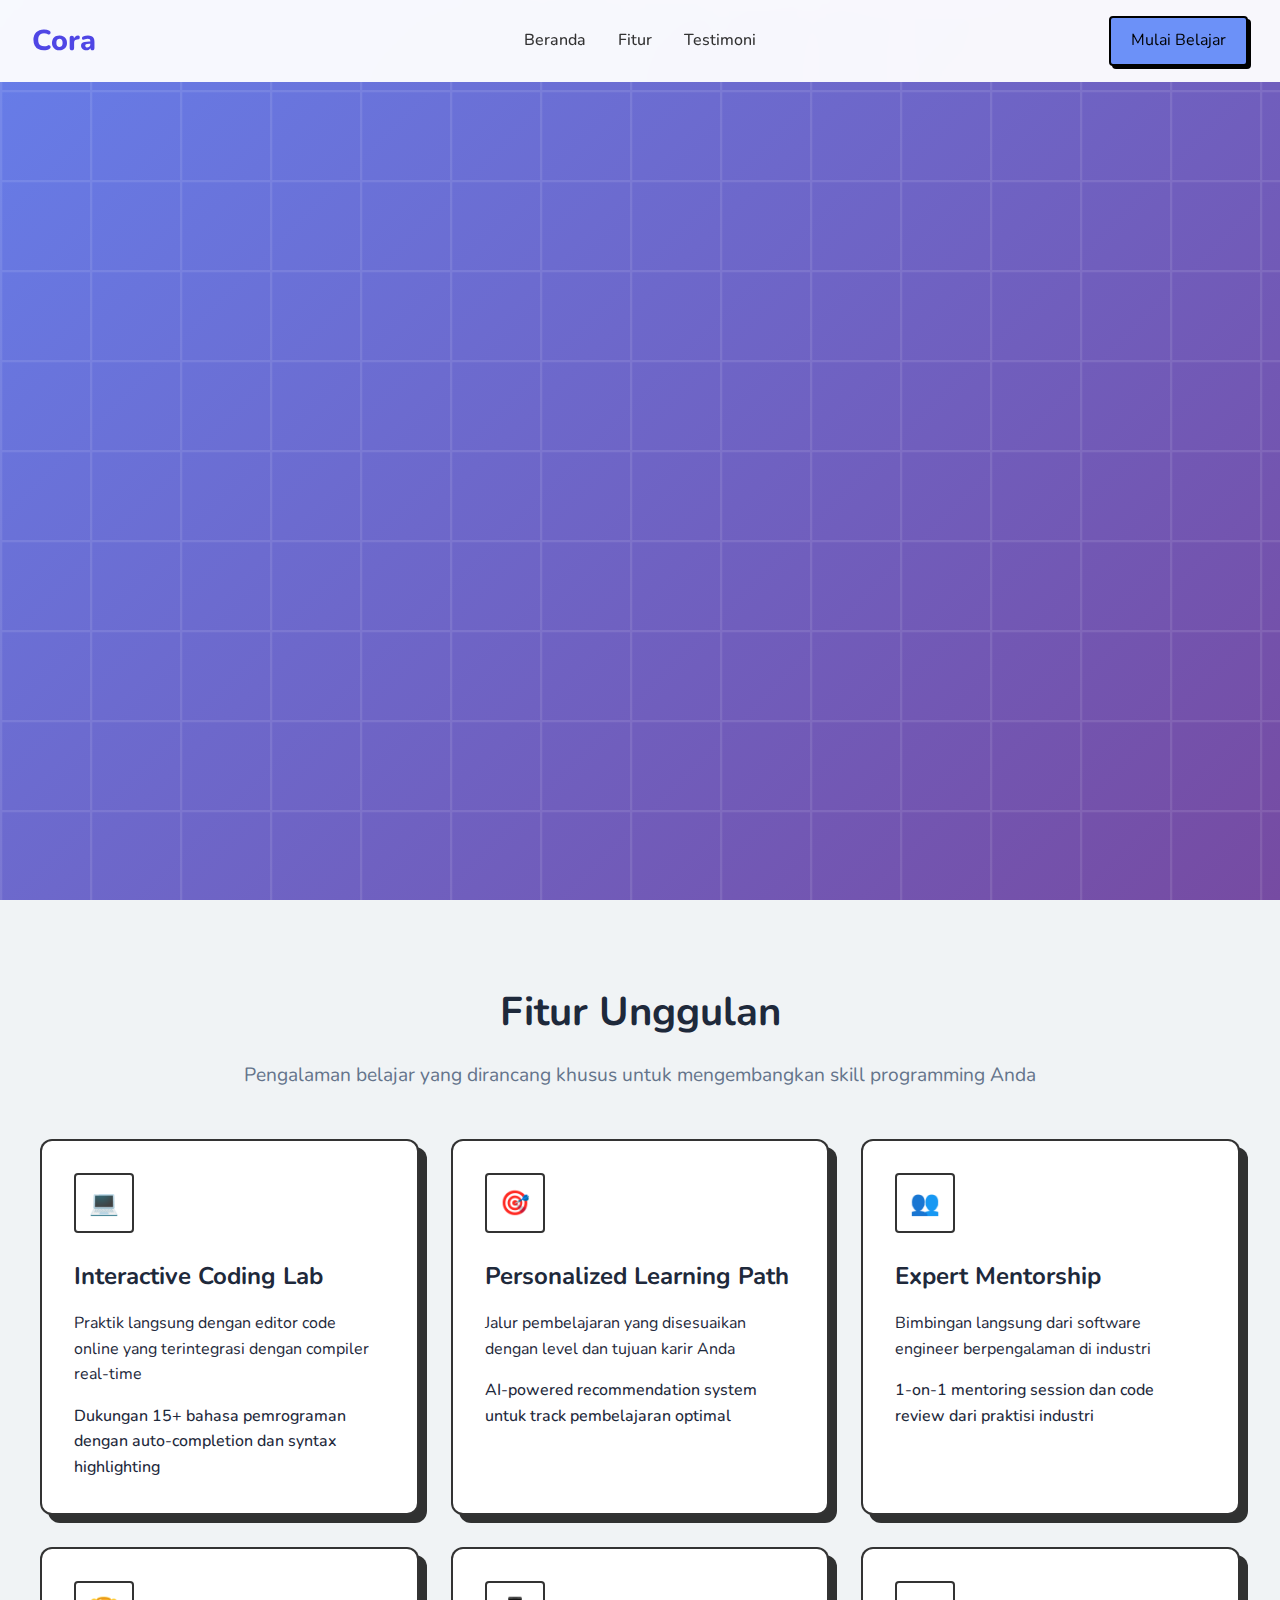
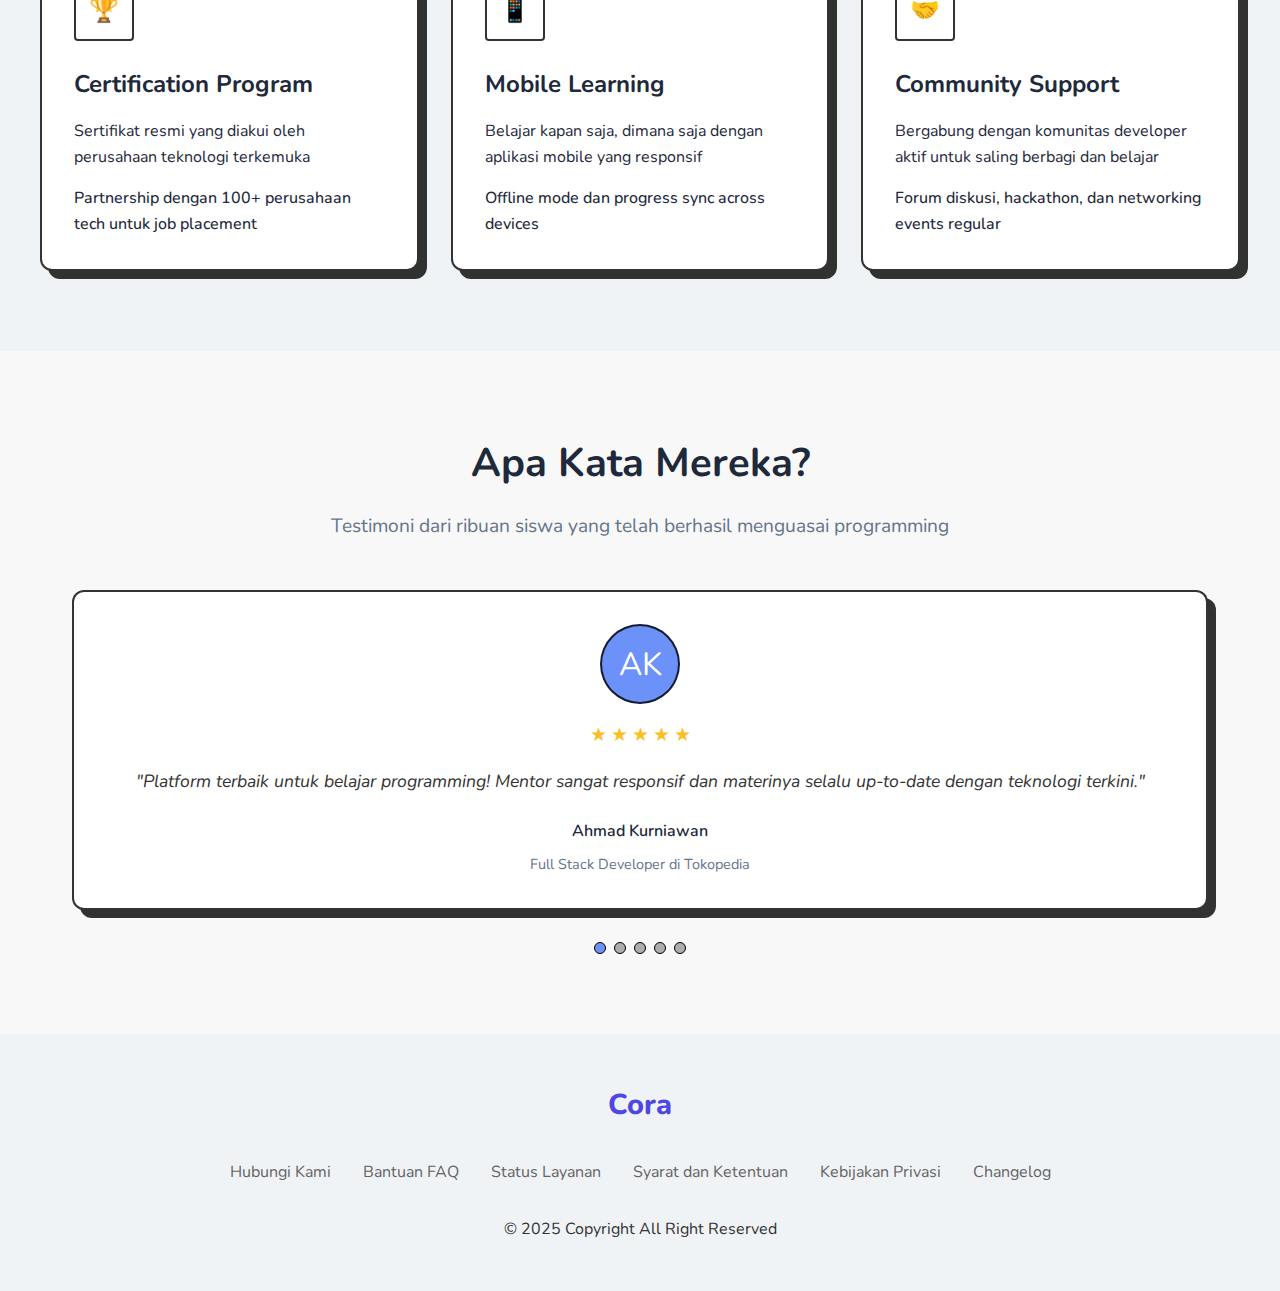
<file: index.html>
<!DOCTYPE html>
<html lang="id">
<head>
    <meta charset="UTF-8">
    <meta name="viewport" content="width=device-width, initial-scale=1.0">
    <title>Cora - Homepage</title>
    <link rel="preconnect" href="https://fonts.googleapis.com">
    <link rel="preconnect" href="https://fonts.gstatic.com" crossorigin>
    <link href="https://fonts.googleapis.com/css2?family=Nunito:ital,wght@0,200..1000;1,200..1000&display=swap" rel="stylesheet">
    <style>
        /* Reset & Base Styles */
        * {
            scroll-behavior: smooth;
            margin: 0;
            padding: 0;
            box-sizing: border-box;
        }

        body {
            font-family: "Nunito", sans-serif;
            line-height: 1.6;
            color: #333;
            overflow-x: hidden;
        }

        /* Navigation */
        nav {
            position: fixed;
            top: 0;
            width: 100%;
            background: rgba(255, 255, 255, 0.95);
            backdrop-filter: blur(10px);
            padding: 1rem 2rem;
            display: flex;
            justify-content: space-between;
            align-items: center;
            z-index: 1000;
            transition: all 0.3s ease;
        }

        .logo {
            font-size: 1.8rem;
            font-weight: 800;
            color: #4f46e5;
            text-decoration: none;
            flex: 1;
        }

        .nav-links {
            display: flex;
            list-style: none;
            gap: 2rem;
            justify-content: center;
            flex: 2;
            margin: 0;
        }

        .cta-button-container {
            flex: 1;
            display: flex;
            justify-content: flex-end;
        }

        .nav-links a {
            text-decoration: none;
            color: #333;
            font-weight: 500;
            transition: color 0.3s ease;
        }

        .nav-links a:hover {
            color: #4f46e5;
        }

        .cta-button {
            color: black;
            border-radius: 4px;
            background-color: #6C91F8;
            padding: 10px 20px;
            border: 2px solid black;
            box-shadow: 3px 3px 0px black;
            transform: translate(0px, 0px);
            transition: all 0.12s ease;
            text-decoration: none;
        }

        .cta-button:hover {
            box-shadow: none;
            transform: translate(3px, 3px);
        }

        /* Hero Section */
        .hero {
            min-height: 100vh;
            background: linear-gradient(135deg, #667eea 0%, #764ba2 100%);
            display: flex;
            align-items: center;
            justify-content: center;
            text-align: center;
            color: white;
            position: relative;
            overflow: hidden;
        }

        .hero::before {
            content: '';
            position: absolute;
            top: 0;
            left: 0;
            width: 100%;
            height: 100%;
            background: url('data:image/svg+xml,<svg xmlns="http://www.w3.org/2000/svg" viewBox="0 0 100 100"><defs><pattern id="grid" width="10" height="10" patternUnits="userSpaceOnUse"><path d="M 10 0 L 0 0 0 10" fill="none" stroke="rgba(255,255,255,0.1)" stroke-width="0.5"/></pattern></defs><rect width="100" height="100" fill="url(%23grid)"/></svg>');
            animation: float 20s ease-in-out infinite;
        }

        @keyframes float {
            0%, 100% { transform: translateY(0px); }
            50% { transform: translateY(-20px); }
        }

        .hero-content {
            max-width: 800px;
            padding: 2rem;
            position: relative;
            z-index: 1;
        }

        .hero h1 {
            font-size: 3.5rem;
            margin-bottom: 1rem;
            opacity: 0;
            animation: slideUp 1s ease 0.5s forwards;
        }

        .hero-subtitle {
            font-size: 1.3rem;
            margin-bottom: 2rem;
            opacity: 0;
            animation: slideUp 1s ease 0.7s forwards;
        }

        .typing-text {
            border-right: 2px solid white;
            animation: blink 1s infinite;
        }

        @keyframes blink {
            0%, 50% { border-color: transparent; }
            51%, 100% { border-color: white; }
        }

        @keyframes slideUp {
            from {
                opacity: 0;
                transform: translateY(30px);
            }
            to {
                opacity: 1;
                transform: translateY(0);
            }
        }

        .stats-container {
            display: flex;
            justify-content: center;
            gap: 3rem;
            margin: 3rem 0;
            opacity: 0;
            animation: slideUp 1s ease 0.9s forwards;
        }

        .stat-item {
            text-align: center;
        }

        .stat-number {
            font-size: 2.5rem;
            font-weight: bold;
            color: #fbbf24;
        }

        .stat-label {
            font-size: 1rem;
            margin-top: 0.5rem;
        }

        .hero-cta {
            margin-top: 2rem;
            opacity: 0;
            animation: slideUp 1s ease 1.1s forwards;
        }

        .hero-cta .cta-button-hero {
            color: black;
            border-radius: 4px;
            background-color: #6C91F8;
            border: 2px solid black;
            box-shadow: 3px 3px 0px black;
            transform: translate(0px, 0px);
            transition: all 0.12s ease;
            text-decoration: none;
            font-size: 1.2rem;
            padding: 1rem 2rem;
            margin: 0 1rem;
            display: inline-block;
        }

        .hero-cta .cta-button-hero:hover {
            box-shadow: none;
            transform: translate(3px, 3px);
        }

        .hero-cta .cta-button-hero.secondary {
            background-color: transparent;
            color: white;
            border: 2px solid white;
            box-shadow: 3px 3px 0px white;
        }

        .hero-cta .cta-button-hero.secondary:hover {
            box-shadow: none;
            transform: translate(3px, 3px);
            background-color: rgba(255, 255, 255, 0.1);
        }

        /* Features Section */
        .features {
            padding: 5rem 2rem;
            /* background: #f8fafc; */
            background: #f0f3f5;
        }

        .container {
            max-width: 1200px;
            margin: 0 auto;
        }

        .section-title {
            text-align: center;
            font-size: 2.5rem;
            margin-bottom: 1rem;
            color: #1e293b;
        }

        .section-subtitle {
            text-align: center;
            font-size: 1.2rem;
            color: #64748b;
            margin-bottom: 3rem;
        }

        .features-grid {
            display: grid;
            grid-template-columns: repeat(auto-fit, minmax(300px, 1fr));
            gap: 2rem;
            margin-top: 3rem;
        }

        .feature-card {
            border: 2px solid rgba(0, 0, 0, 0.8);
            background: white;
            padding: 2rem;
            border-radius: 12px;
            box-shadow: 8px 8px 0 rgba(0, 0, 0, 0.8);
            cursor: default;
            transition: all 0.3s ease;
            transform: translate(0px, 0px);
            display: inline-block;
        }

        .feature-card:hover {
            border: 2px solid #646464;
            background-color: #DCEBFE;
            box-shadow: none;
            transform: translate(8px, 8px);
        }

        .feature-icon {
            width: 60px;
            height: 60px;
            background: #fff;
            border-radius: 4px;
            display: flex;
            align-items: center;
            justify-content: center;
            margin-bottom: 1.5rem;
            font-size: 1.5rem;
            color: white;
            border: 2px solid rgba(0, 0, 0, 0.8);
        }

        .feature-title {
            font-size: 1.5rem;
            margin-bottom: 1rem;
            color: #1e293b;
        }

        .feature-description {
            color: #1e293b;
            margin-bottom: 1rem;
        }

        .feature-details {
            color: #1e293b;
            font-weight: 500;
        }

        /* Reviews Section */
        .reviews {
            padding: 5rem 2rem;
            background: #f8f8f8;
            color: #333;
        }

        .reviews-container {
            position: relative;
            overflow: hidden;
        }

        .testimonials-slider {
            display: flex;
            transition: transform 0.5s ease;
            width: 500%;
        }

        .testimonial-slide {
            flex: 0 0 20%;
            padding: 0 2rem;
        }

        .testimonial-card {
            background: white;
            border: 2px solid rgba(0, 0, 0, 0.8);
            border-radius: 12px;
            padding: 2rem;
            text-align: center;
            box-shadow: 8px 8px 0 rgba(0, 0, 0, 0.8);
        }

        .testimonial-avatar {
            width: 80px;
            height: 80px;
            border-radius: 50%;
            background: #6C91F8;
            margin: 0 auto 1rem;
            display: flex;
            align-items: center;
            justify-content: center;
            font-size: 2rem;
            color: white;
            border: 2px solid rgba(0, 0, 0, 0.8);
        }

        .testimonial-text {
            font-size: 1.1rem;
            margin-bottom: 1.5rem;
            font-style: italic;
            color: #333;
        }

        .testimonial-author {
            font-weight: 600;
            margin-bottom: 0.5rem;
            color: #1e293b;
        }

        .testimonial-role {
            color: #64748b;
            font-size: 0.9rem;
        }

        .rating {
            display: flex;
            justify-content: center;
            gap: 0.25rem;
            margin: 1rem 0;
        }

        .star {
            color: #fbbf24;
            font-size: 1.2rem;
        }

        .rating-detail {
            display: none;
        }

        .slider-controls {
            text-align: center;
            margin-top: 2rem;
        }

        .slider-dots {
            display: flex;
            justify-content: center;
            gap: 0.5rem;
        }

        .dot {
            width: 12px;
            height: 12px;
            border-radius: 50%;
            background: rgba(0, 0, 0, 0.3);
            cursor: pointer;
            transition: all 0.3s ease;
            border: 1px solid black;
        }

        .dot.active {
            background: #6C91F8;
        }

        /* Responsive Design */
        @media (max-width: 768px) {
            nav {
                flex-direction: column;
                gap: 1rem;
                padding: 1rem;
            }
            
            .logo {
                flex: none;
            }
            
            .nav-links {
                flex: none;
                gap: 1rem;
            }
            
            .cta-button-container {
                flex: none;
                justify-content: center;
            }

            .hero h1 {
                font-size: 2.5rem;
            }

            .stats-container {
                flex-direction: column;
                gap: 1.5rem;
            }

            .features-grid {
                grid-template-columns: 1fr;
            }

            .hero-cta .cta-button-hero {
                display: block;
                margin: 0.5rem 0;
            }
        }

        /* Loading Animation */
        .loading {
            opacity: 0;
            animation: fadeIn 0.5s ease forwards;
        }

        @keyframes fadeIn {
            to { opacity: 1; }
        }

        /* Footer Section */
        footer {
            background-color: #f0f3f5;
            text-align: center;
            padding: 3rem 0;
        }

        .footer-title {
            font-size: 1.8rem;
            font-weight: 800;
            color: #4f46e5;
            text-decoration: none;
        }

        .footer-link {
            margin: 2rem 0;
            display: flex;
            flex-wrap: wrap;
            justify-content: center;
            gap: 2rem;
        }

        footer a {
            color: #646464;
            text-decoration: none;
            transition: all 0.3s ease-in-out;
        }

        footer a:hover {
            color: #000;
            text-decoration: none;
        }
    </style>
</head>
<body>
    <!-- Navigation -->
    <nav id="navbar">
        <a href="#home" class="logo">Cora</a>
        <ul class="nav-links">
            <li><a href="#home">Beranda</a></li>
            <li><a href="#features">Fitur</a></li>
            <li><a href="#reviews">Testimoni</a></li>
        </ul>
        <div class="cta-button-container">
            <a href="#" class="cta-button">Mulai Belajar</a>
        </div>
    </nav>

    <main>
        <!-- Hero Section -->
        <section id="home" class="hero">
            <div class="hero-content">
                <h1>Kuasai <span class="typing-text" id="typingText">JavaScript</span></h1>
                <p class="hero-subtitle">Platform pembelajaran pemrograman terlengkap dengan metode interaktif dan mentor berpengalaman</p>
                
                <div class="stats-container">
                    <div class="stat-item">
                        <div class="stat-number" data-target="15000">0</div>
                        <div class="stat-label">Siswa Aktif</div>
                    </div>
                    <div class="stat-item">
                        <div class="stat-number" data-target="50">0</div>
                        <div class="stat-label">Kursus Premium</div>
                    </div>
                    <div class="stat-item">
                        <div class="stat-number" data-target="98">0</div>
                        <div class="stat-label">% Tingkat Kepuasan</div>
                    </div>
                </div>

                <div class="hero-cta">
                    <a href="#features" class="cta-button-hero">Jelajahi Kursus</a>
                    <a href="#reviews" class="cta-button-hero secondary">Lihat Testimoni</a>
                </div>
            </div>
        </section>

        <!-- Features Section -->
        <section id="features" class="features">
            <div class="container">
                <h2 class="section-title">Fitur Unggulan</h2>
                <p class="section-subtitle">Pengalaman belajar yang dirancang khusus untuk mengembangkan skill programming Anda</p>
                
                <div class="features-grid">
                    <article class="feature-card">
                        <div class="feature-icon">💻</div>
                        <h3 class="feature-title">Interactive Coding Lab</h3>
                        <p class="feature-description">Praktik langsung dengan editor code online yang terintegrasi dengan compiler real-time</p>
                        <div class="feature-details">
                            Dukungan 15+ bahasa pemrograman dengan auto-completion dan syntax highlighting
                        </div>
                    </article>

                    <article class="feature-card">
                        <div class="feature-icon">🎯</div>
                        <h3 class="feature-title">Personalized Learning Path</h3>
                        <p class="feature-description">Jalur pembelajaran yang disesuaikan dengan level dan tujuan karir Anda</p>
                        <div class="feature-details">
                            AI-powered recommendation system untuk track pembelajaran optimal
                        </div>
                    </article>

                    <article class="feature-card">
                        <div class="feature-icon">👥</div>
                        <h3 class="feature-title">Expert Mentorship</h3>
                        <p class="feature-description">Bimbingan langsung dari software engineer berpengalaman di industri</p>
                        <div class="feature-details">
                            1-on-1 mentoring session dan code review dari praktisi industri
                        </div>
                    </article>

                    <article class="feature-card">
                        <div class="feature-icon">🏆</div>
                        <h3 class="feature-title">Certification Program</h3>
                        <p class="feature-description">Sertifikat resmi yang diakui oleh perusahaan teknologi terkemuka</p>
                        <div class="feature-details">
                            Partnership dengan 100+ perusahaan tech untuk job placement
                        </div>
                    </article>

                    <article class="feature-card">
                        <div class="feature-icon">📱</div>
                        <h3 class="feature-title">Mobile Learning</h3>
                        <p class="feature-description">Belajar kapan saja, dimana saja dengan aplikasi mobile yang responsif</p>
                        <div class="feature-details">
                            Offline mode dan progress sync across devices
                        </div>
                    </article>

                    <article class="feature-card">
                        <div class="feature-icon">🤝</div>
                        <h3 class="feature-title">Community Support</h3>
                        <p class="feature-description">Bergabung dengan komunitas developer aktif untuk saling berbagi dan belajar</p>
                        <div class="feature-details">
                            Forum diskusi, hackathon, dan networking events regular
                        </div>
                    </article>
                </div>
            </div>
        </section>

        <!-- Reviews Section -->
        <section id="reviews" class="reviews">
            <div class="container">
                <h2 class="section-title">Apa Kata Mereka?</h2>
                <p class="section-subtitle">Testimoni dari ribuan siswa yang telah berhasil menguasai programming</p>
                
                <div class="reviews-container">
                    <div class="testimonials-slider" id="testimonialsSlider">
                        <div class="testimonial-slide">
                            <div class="testimonial-card">
                                <div class="testimonial-avatar">AK</div>
                                <div class="rating">
                                    <span class="star">★</span>
                                    <span class="star">★</span>
                                    <span class="star">★</span>
                                    <span class="star">★</span>
                                    <span class="star">★</span>
                                    <div class="rating-detail">Excellent course structure and mentor support</div>
                                </div>
                                <p class="testimonial-text">"Platform terbaik untuk belajar programming! Mentor sangat responsif dan materinya selalu up-to-date dengan teknologi terkini."</p>
                                <div class="testimonial-author">Ahmad Kurniawan</div>
                                <div class="testimonial-role">Full Stack Developer di Tokopedia</div>
                            </div>
                        </div>

                        <div class="testimonial-slide">
                            <div class="testimonial-card">
                                <div class="testimonial-avatar">SP</div>
                                <div class="rating">
                                    <span class="star">★</span>
                                    <span class="star">★</span>
                                    <span class="star">★</span>
                                    <span class="star">★</span>
                                    <span class="star">★</span>
                                    <div class="rating-detail">Amazing learning experience with practical projects</div>
                                </div>
                                <p class="testimonial-text">"Dari nol sampai bisa landing job sebagai React Developer. Terima kasih Cora atas learning path yang terstruktur!"</p>
                                <div class="testimonial-author">Sari Putri</div>
                                <div class="testimonial-role">Frontend Developer di Gojek</div>
                            </div>
                        </div>

                        <div class="testimonial-slide">
                            <div class="testimonial-card">
                                <div class="testimonial-avatar">BD</div>
                                <div class="rating">
                                    <span class="star">★</span>
                                    <span class="star">★</span>
                                    <span class="star">★</span>
                                    <span class="star">★</span>
                                    <span class="star">★</span>
                                    <div class="rating-detail">Great community and networking opportunities</div>
                                </div>
                                <p class="testimonial-text">"Komunitasnya luar biasa aktif! Banyak dapat insight dan networking yang valuable untuk karir di tech industry."</p>
                                <div class="testimonial-author">Budi Dharma</div>
                                <div class="testimonial-role">Backend Engineer di Shopee</div>
                            </div>
                        </div>

                        <div class="testimonial-slide">
                            <div class="testimonial-card">
                                <div class="testimonial-avatar">NR</div>
                                <div class="rating">
                                    <span class="star">★</span>
                                    <span class="star">★</span>
                                    <span class="star">★</span>
                                    <span class="star">★</span>
                                    <span class="star">★</span>
                                    <div class="rating-detail">Perfect for career transition into tech</div>
                                </div>
                                <p class="testimonial-text">"Career change dari marketing ke software engineer berkat Cora. Sekarang kerja di startup unicorn!"</p>
                                <div class="testimonial-author">Nina Rahayu</div>
                                <div class="testimonial-role">Software Engineer di Traveloka</div>
                            </div>
                        </div>

                        <div class="testimonial-slide">
                            <div class="testimonial-card">
                                <div class="testimonial-avatar">RH</div>
                                <div class="rating">
                                    <span class="star">★</span>
                                    <span class="star">★</span>
                                    <span class="star">★</span>
                                    <span class="star">★</span>
                                    <span class="star">★</span>
                                    <div class="rating-detail">Comprehensive curriculum with real-world projects</div>
                                </div>
                                <p class="testimonial-text">"Kurikulumnya sangat komprehensif dan project-based. Bisa langsung praktek bikin aplikasi real-world!"</p>
                                <div class="testimonial-author">Reza Hermawan</div>
                                <div class="testimonial-role">Mobile Developer di Bukalapak</div>
                            </div>
                        </div>
                    </div>

                    <div class="slider-controls">
                        <div class="slider-dots" id="sliderDots">
                            <span class="dot active" data-slide="0"></span>
                            <span class="dot" data-slide="1"></span>
                            <span class="dot" data-slide="2"></span>
                            <span class="dot" data-slide="3"></span>
                            <span class="dot" data-slide="4"></span>
                        </div>
                    </div>
                </div>
            </div>
        </section>
    </main>

    <footer>
        <a href="/" class="footer-title">Cora</a>
        <div class="footer-link">
            <a href="">Hubungi Kami</a>
            <a href="">Bantuan FAQ</a>
            <a href="">Status Layanan</a>
            <a href="">Syarat dan Ketentuan</a>
            <a href="">Kebijakan Privasi</a>
            <a href="">Changelog</a>
        </div>
        <p>&copy 2025 Copyright All Right Reserved</p>
    </footer>

    <script>
        // Typing Animation
        class TypingAnimation {
            constructor(element, words, delay = 100) {
                this.element = element;
                this.words = words;
                this.delay = delay;
                this.currentWordIndex = 0;
                this.currentCharIndex = 0;
                this.isDeleting = false;
                this.start();
            }

            start() {
                this.type();
            }

            type() {
                const currentWord = this.words[this.currentWordIndex];
                
                if (this.isDeleting) {
                    this.element.textContent = currentWord.substring(0, this.currentCharIndex - 1);
                    this.currentCharIndex--;
                } else {
                    this.element.textContent = currentWord.substring(0, this.currentCharIndex + 1);
                    this.currentCharIndex++;
                }

                let typeSpeed = this.delay;
                if (this.isDeleting) typeSpeed /= 2;

                if (!this.isDeleting && this.currentCharIndex === currentWord.length) {
                    typeSpeed = 2000;
                    this.isDeleting = true;
                } else if (this.isDeleting && this.currentCharIndex === 0) {
                    this.isDeleting = false;
                    this.currentWordIndex = (this.currentWordIndex + 1) % this.words.length;
                    typeSpeed = 500;
                }

                setTimeout(() => this.type(), typeSpeed);
            }
        }

        // Counter Animation
        class CounterAnimation {
            constructor(element, target, duration = 2000) {
                this.element = element;
                this.target = parseInt(target);
                this.duration = duration;
                this.start = 0;
                this.startTime = null;
                this.animate();
            }

            animate() {
                if (!this.startTime) this.startTime = performance.now();
                
                const progress = Math.min((performance.now() - this.startTime) / this.duration, 1);
                const current = Math.floor(this.start + (this.target - this.start) * this.easeOutQuart(progress));
                
                this.element.textContent = current.toLocaleString();
                
                if (progress < 1) {
                    requestAnimationFrame(() => this.animate());
                }
            }

            easeOutQuart(t) {
                return 1 - Math.pow(1 - t, 4);
            }
        }

        // Testimonial Slider
        class TestimonialSlider {
            constructor(sliderElement, dotsElement, autoPlayInterval = 5000) {
                this.slider = sliderElement;
                this.dots = dotsElement.querySelectorAll('.dot');
                this.currentSlide = 0;
                this.autoPlayInterval = autoPlayInterval;
                this.autoPlayTimer = null;
                this.isTransitioning = false;
                this.init();
            }

            init() {
                this.setupDots();
                this.startAutoPlay();
                this.setupVisibilityChange();
            }

            setupDots() {
                this.dots.forEach((dot, index) => {
                    dot.addEventListener('click', () => {
                        if (!this.isTransitioning) {
                            this.goToSlide(index);
                        }
                    });
                });
            }

            goToSlide(index) {
                if (index === this.currentSlide) return;
                
                this.isTransitioning = true;
                this.currentSlide = index;
                
                const translateX = -index * 20;
                this.slider.style.transform = `translateX(${translateX}%)`;
                
                this.updateDots();
                this.restartAutoPlay();
                
                setTimeout(() => {
                    this.isTransitioning = false;
                }, 500);
            }

            nextSlide() {
                const nextIndex = (this.currentSlide + 1) % this.dots.length;
                this.goToSlide(nextIndex);
            }

            updateDots() {
                this.dots.forEach((dot, index) => {
                    dot.classList.toggle('active', index === this.currentSlide);
                });
            }

            startAutoPlay() {
                this.autoPlayTimer = setInterval(() => {
                    if (!this.isTransitioning) {
                        this.nextSlide();
                    }
                }, this.autoPlayInterval);
            }

            stopAutoPlay() {
                if (this.autoPlayTimer) {
                    clearInterval(this.autoPlayTimer);
                    this.autoPlayTimer = null;
                }
            }

            restartAutoPlay() {
                this.stopAutoPlay();
                this.startAutoPlay();
            }

            setupVisibilityChange() {
                document.addEventListener('visibilitychange', () => {
                    if (document.hidden) {
                        this.stopAutoPlay();
                    } else {
                        this.startAutoPlay();
                    }
                });
            }
        }

        // Parallax Effect
        class ParallaxEffect {
            constructor() {
                this.init();
            }

            init() {
                window.addEventListener('scroll', () => {
                    this.updateParallax();
                });
            }

            updateParallax() {
                const scrolled = window.pageYOffset;
                const hero = document.querySelector('.hero');
                const parallaxElement = hero.querySelector('::before');
                
                if (hero) {
                    const rate = scrolled * -0.5;
                    hero.style.transform = `translate3d(0, ${rate}px, 0)`;
                }
            }
        }

        // Progressive Loading - REMOVED for features section
        class ProgressiveLoader {
            constructor() {
                this.observeElements();
            }

            observeElements() {
                const options = {
                    threshold: 0.1,
                    rootMargin: '0px 0px -50px 0px'
                };

                const observer = new IntersectionObserver((entries) => {
                    entries.forEach(entry => {
                        if (entry.isIntersecting) {
                            entry.target.classList.add('loading');
                            observer.unobserve(entry.target);
                        }
                    });
                }, options);

                // Only observe testimonial cards, not feature cards
                document.querySelectorAll('.testimonial-card').forEach(el => {
                    observer.observe(el);
                });
            }
        }

        // Navbar Scroll Effect
        class NavbarController {
            constructor() {
                this.navbar = document.getElementById('navbar');
                this.lastScrollY = window.scrollY;
                this.init();
            }

            init() {
                window.addEventListener('scroll', () => {
                    this.handleScroll();
                });
            }

            handleScroll() {
                const currentScrollY = window.scrollY;
                
                if (currentScrollY > 100) {
                    this.navbar.style.background = 'rgba(255, 255, 255, 0.98)';
                    this.navbar.style.boxShadow = '0 2px 20px rgba(0, 0, 0, 0.1)';
                } else {
                    this.navbar.style.background = 'rgba(255, 255, 255, 0.95)';
                    this.navbar.style.boxShadow = 'none';
                }

                this.lastScrollY = currentScrollY;
            }
        }

        // Initialize everything when DOM is loaded
        document.addEventListener('DOMContentLoaded', () => {
            // Initialize typing animation
            const typingElement = document.getElementById('typingText');
            const words = ['JavaScript', 'Python', 'React', 'Node.js', 'Vue.js', 'PHP', 'Java', 'C++'];
            new TypingAnimation(typingElement, words);

            // Initialize counter animations
            const counters = document.querySelectorAll('.stat-number');
            const counterObserver = new IntersectionObserver((entries) => {
                entries.forEach(entry => {
                    if (entry.isIntersecting) {
                        const target = entry.target.getAttribute('data-target');
                        new CounterAnimation(entry.target, target);
                        counterObserver.unobserve(entry.target);
                    }
                });
            });

            counters.forEach(counter => {
                counterObserver.observe(counter);
            });

            // Initialize testimonial slider
            const slider = document.getElementById('testimonialsSlider');
            const dots = document.getElementById('sliderDots');
            new TestimonialSlider(slider, dots);

            // Initialize other effects
            new ParallaxEffect();
            new ProgressiveLoader();
            new NavbarController();

            // Smooth scrolling for navigation links
            document.querySelectorAll('a[href^="#"]').forEach(anchor => {
                anchor.addEventListener('click', function (e) {
                    e.preventDefault();
                    const target = document.querySelector(this.getAttribute('href'));
                    if (target) {
                        target.scrollIntoView({
                            behavior: 'smooth',
                            block: 'start'
                        });
                    }
                });
            });

            // Feature card interaction enhancement - REMOVED
            // Dynamic content loading simulation - REMOVED
        });

        // Performance optimization
        let ticking = false;
        function requestTick() {
            if (!ticking) {
                requestAnimationFrame(updateAnimations);
                ticking = true;
            }
        }

        function updateAnimations() {
            // Update any scroll-based animations here
            ticking = false;
        }

        window.addEventListener('scroll', requestTick);
    </script>
</body>
</html>
</file>
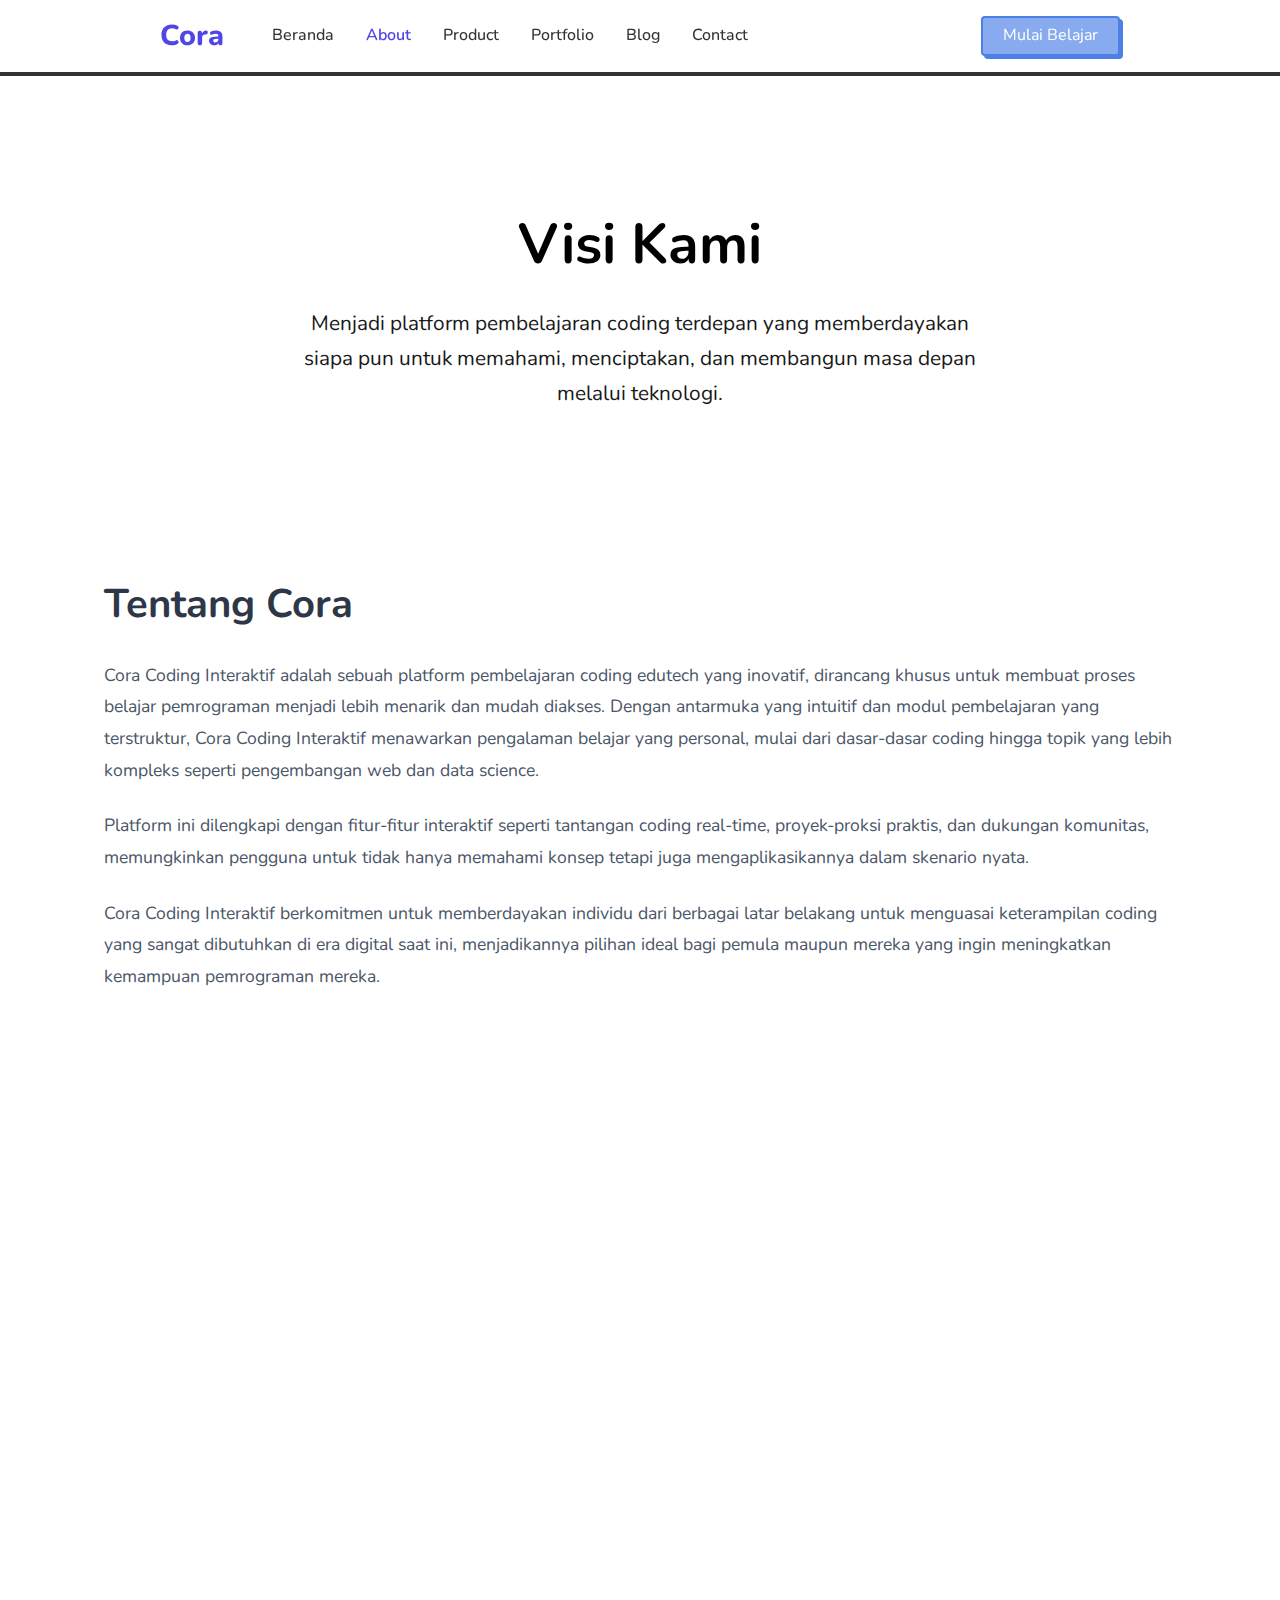
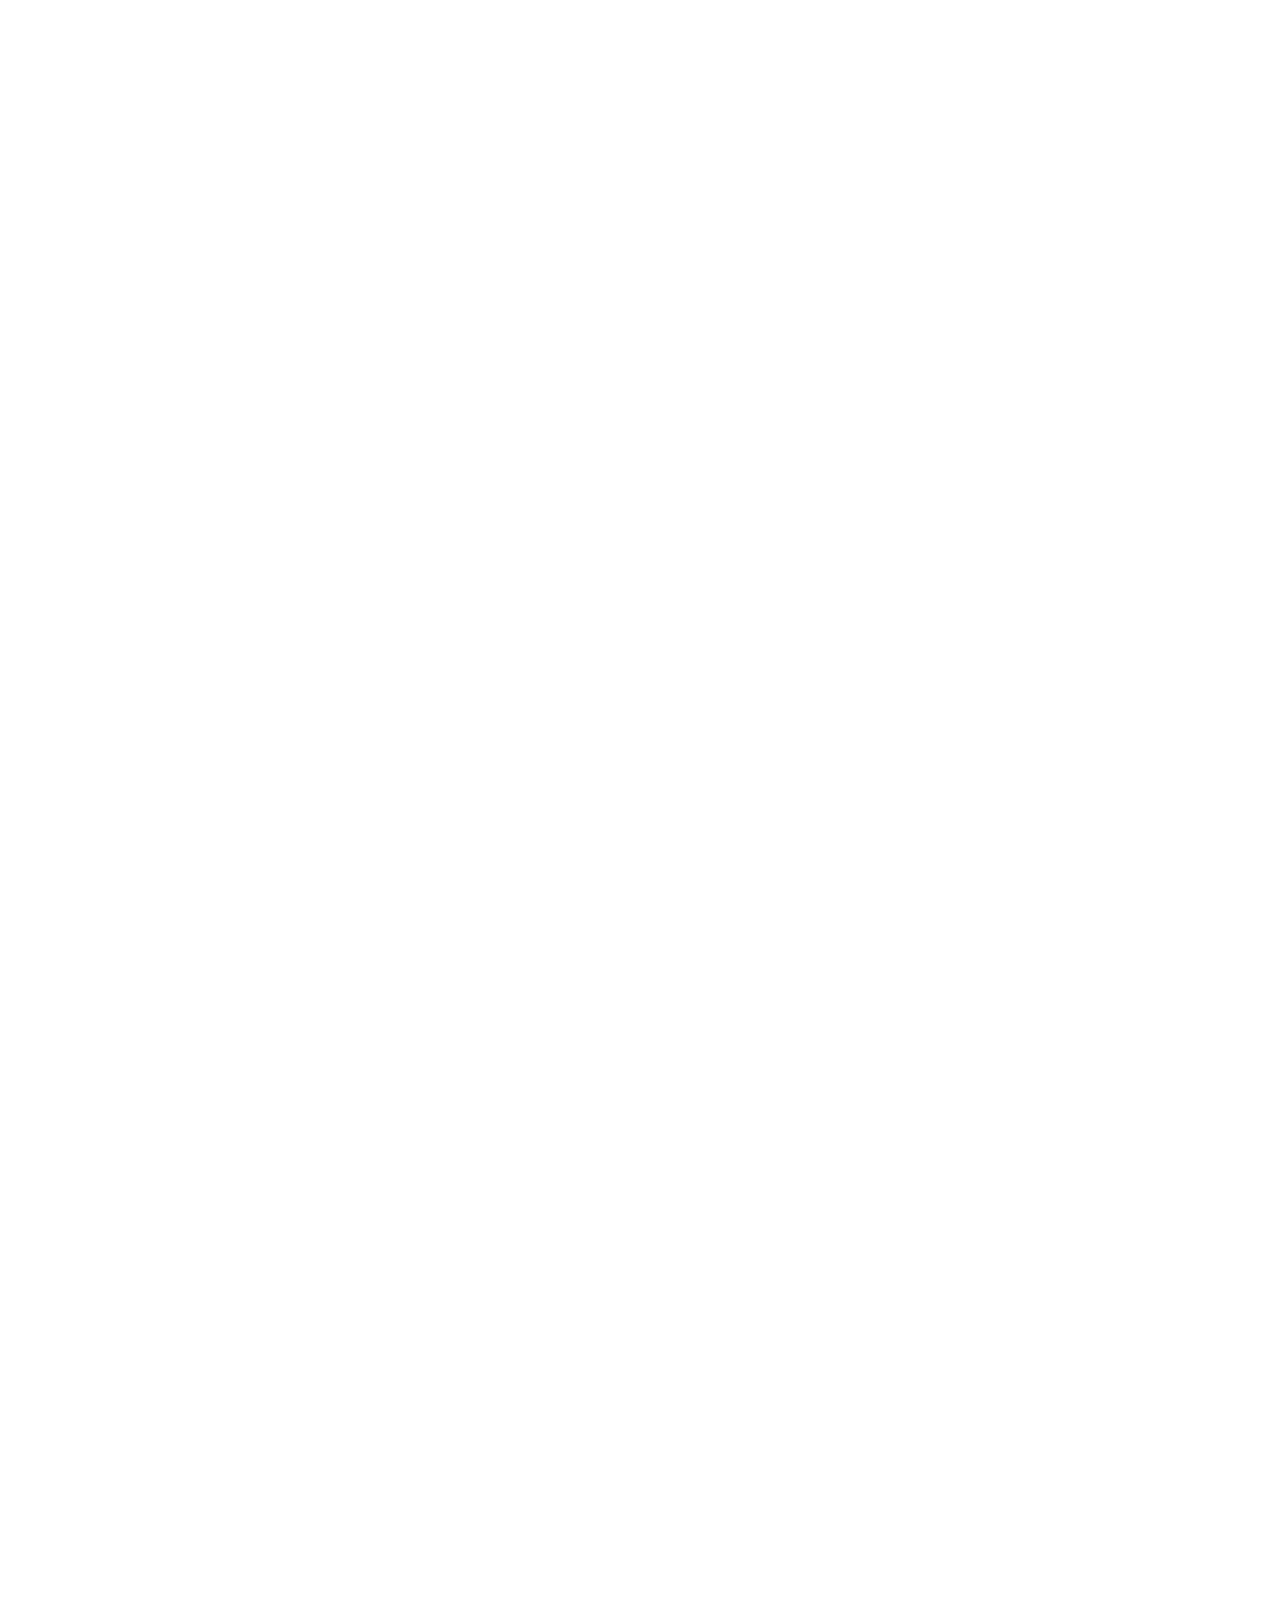
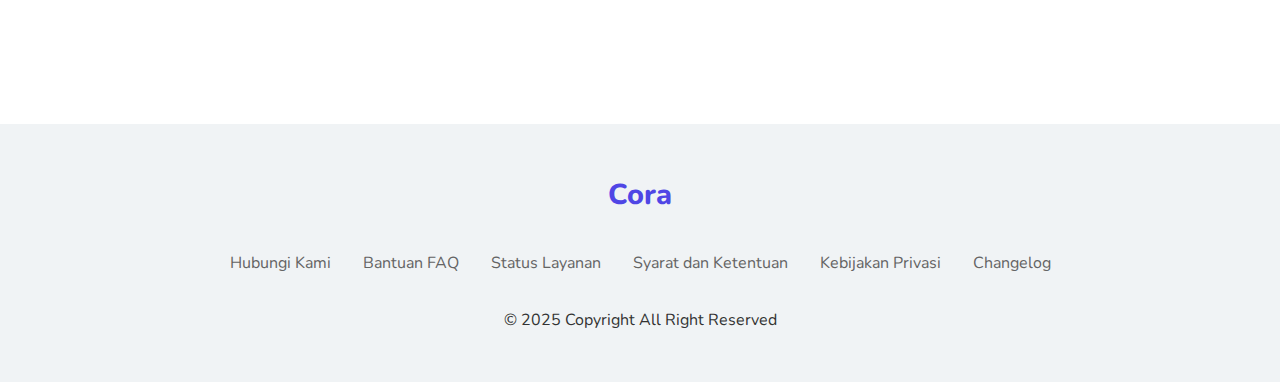
<file: about.html>
<!DOCTYPE html>
<html lang="id">
<head>
    <meta charset="UTF-8">
    <meta name="viewport" content="width=device-width, initial-scale=1.0">
    <title>Tentang Kami - Cora</title>
    <link rel="preconnect" href="https://fonts.googleapis.com">
    <link rel="preconnect" href="https://fonts.gstatic.com" crossorigin>
    <link href="https://fonts.googleapis.com/css2?family=Nunito:ital,wght@0,200..1000;1,200..1000&display=swap" rel="stylesheet">
    <link rel="stylesheet" href="styles/index.css">
    <link rel="stylesheet" href="styles/about.css">
</head>
<body>
    <!-- Navigation -->
    <nav id="navbar">
        <div class="nav-left">
            <a href="index.html" class="logo">Cora</a>
            <div class="hamburger" id="hamburger" aria-label="Toggle navigation menu" role="button" tabindex="0">
                <span></span>
                <span></span>
                <span></span>
            </div>
            <ul class="nav-links" id="navLinks">
                <li><a href="index.html">Beranda</a></li>
                <li><a href="about.html" class="active">About</a></li>
                <li><a href="product.html">Product</a></li>
                <li><a href="portofolio.html">Portfolio</a></li>
                <li><a href="blog.html">Blog</a></li>
                <li><a href="contact.html">Contact</a></li>
                <li class="mobile-cta">
                    <a href="#" class="cta-button-mobile">Mulai Belajar</a>
                </li>
            </ul>
        </div>
        <div class="cta-button-container">
            <a href="#" class="cta-button">Mulai Belajar</a>
        </div>
    </nav>

    <!-- Mobile Menu Overlay -->
    <div class="nav-overlay" id="navOverlay"></div>

    <main>
        <!-- Main Content -->
        <div class="about-main-content">
            <!-- Hero Section -->
            <section class="about-hero">
                <h1 class="title-about">Visi Kami</h1>
                <p>Menjadi platform pembelajaran coding terdepan yang memberdayakan siapa pun untuk memahami, menciptakan, dan membangun masa depan melalui teknologi.</p>
            </section>

            <!-- About Section -->
            <section id="about" class="about-section">
                <div class="about-content">
                    <div class="about-text">
                        <h2>Tentang Cora</h2>
                        <p>Cora Coding Interaktif adalah sebuah platform pembelajaran coding edutech yang inovatif, dirancang khusus untuk membuat proses belajar pemrograman menjadi lebih menarik dan mudah diakses. Dengan antarmuka yang intuitif dan modul pembelajaran yang terstruktur, Cora Coding Interaktif menawarkan pengalaman belajar yang personal, mulai dari dasar-dasar coding hingga topik yang lebih kompleks seperti pengembangan web dan data science.</p>
                        <p>Platform ini dilengkapi dengan fitur-fitur interaktif seperti tantangan coding real-time, proyek-proksi praktis, dan dukungan komunitas, memungkinkan pengguna untuk tidak hanya memahami konsep tetapi juga mengaplikasikannya dalam skenario nyata. </p>
                        <p>Cora Coding Interaktif berkomitmen untuk memberdayakan individu dari berbagai latar belakang untuk menguasai keterampilan coding yang sangat dibutuhkan di era digital saat ini, menjadikannya pilihan ideal bagi pemula maupun mereka yang ingin meningkatkan kemampuan pemrograman mereka.</p>
                    </div>
                    <!-- Navigation Sidebar -->
                    <!-- <aside class="about-sidebar">
                        <nav class="sidebar-nav">
                            <h3>Navigasi Halaman</h3>
                            <ul>
                                <li><a href="#about" class="sidebar-link active">Tentang Cora</a></li>
                                <li><a href="#team" class="sidebar-link">Tim Kami</a></li>
                                <li><a href="#values" class="sidebar-link">Nilai-Nilai</a></li>
                            </ul>
                        </nav>
                    </aside> -->
                </div>
            </section>

            <!-- Team Section -->
            <section id="team" class="team-section">
                <div class="team-content">
                    <div class="team-header">
                        <h2>Tim Kami</h2>
                    </div>
                    <div class="team-grid">
                        <div class="team-member">
                            <div class="member-avatar">AR</div>
                            <div class="member-name">Andi Rahman</div>
                            <div class="member-role">CEO & Co-Founder</div>
                            <div class="member-bio">Berpengalaman 15+ tahun dalam pengembangan software dan memimpin tim teknologi di berbagai startup unicorn.</div>
                        </div>
                        <div class="team-member">
                            <div class="member-avatar">SP</div>
                            <div class="member-name">Sari Pratiwi</div>
                            <div class="member-role">CTO & Co-Founder</div>
                            <div class="member-bio">Expert dalam arsitektur sistem dan AI/ML dengan background dari top tech companies di Silicon Valley.</div>
                        </div>
                        <div class="team-member">
                            <div class="member-avatar">BH</div>
                            <div class="member-name">Budi Hermawan</div>
                            <div class="member-role">Lead Developer</div>
                            <div class="member-bio">Full-stack developer dengan passion dalam menciptakan pengalaman pengguna yang luar biasa melalui kode yang bersih.</div>
                        </div>
                        <div class="team-member">
                            <div class="member-avatar">LK</div>
                            <div class="member-name">Lisa Kartika</div>
                            <div class="member-role">Head of Design</div>
                            <div class="member-bio">Designer berpengalaman yang menggabungkan estetika modern dengan fungsionalitas yang intuitif.</div>
                        </div>
                    </div>
                </div>
            </section>

            <!-- Values Section -->
            <section id="values" class="values-section">
                <div class="values-content">
                    <div class="values-header">
                        <h2>Nilai-Nilai Kami</h2>
                        <p>Prinsip-prinsip yang memandu setiap keputusan dan inovasi yang kami buat</p>
                    </div>
                    <div class="values-grid">
                        <div class="value-item">
                            <div class="value-icon">⚡</div>
                            <h3>Kecepatan</h3>
                            <p>Kami berkomitmen untuk memberikan performa terbaik dalam setiap aspek produk kami, dari loading time hingga response time.</p>
                        </div>
                        <div class="value-item">
                            <div class="value-icon">🎯</div>
                            <h3>Fokus</h3>
                            <p>Setiap fitur yang kami bangun memiliki tujuan yang jelas dan memberikan value nyata kepada pengguna kami.</p>
                        </div>
                        <div class="value-item">
                            <div class="value-icon">🤝</div>
                            <h3>Kolaborasi</h3>
                            <p>Kami percaya bahwa hasil terbaik lahir dari kerjasama tim yang solid dan komunikasi yang terbuka.</p>
                        </div>
                        <div class="value-item">
                            <div class="value-icon">💡</div>
                            <h3>Inovasi</h3>
                            <p>Kami selalu mencari cara baru dan lebih baik untuk menyelesaikan masalah dan meningkatkan pengalaman pengguna.</p>
                        </div>
                        <div class="value-item">
                            <div class="value-icon">🔒</div>
                            <h3>Keamanan</h3>
                            <p>Data dan privasi pengguna adalah prioritas utama dalam setiap sistem yang kami bangun.</p>
                        </div>
                        <div class="value-item">
                            <div class="value-icon">🌱</div>
                            <h3>Pertumbuhan</h3>
                            <p>Kami berkomitmen untuk terus belajar, berkembang, dan membantu pengguna kami mencapai potensi terbaik mereka.</p>
                        </div>
                    </div>
                </div>
            </section>
        </div>
    </main>

    <footer>
        <a href="/" class="footer-title">Cora</a>
        <div class="footer-link">
            <a href="">Hubungi Kami</a>
            <a href="">Bantuan FAQ</a>
            <a href="">Status Layanan</a>
            <a href="">Syarat dan Ketentuan</a>
            <a href="">Kebijakan Privasi</a>
            <a href="">Changelog</a>
        </div>
        <p>&copy 2025 Copyright All Right Reserved</p>
    </footer>

    <script src="scripts/index.js"></script>
    <script src="scripts/about.js"></script>
</body>
</html>
</file>
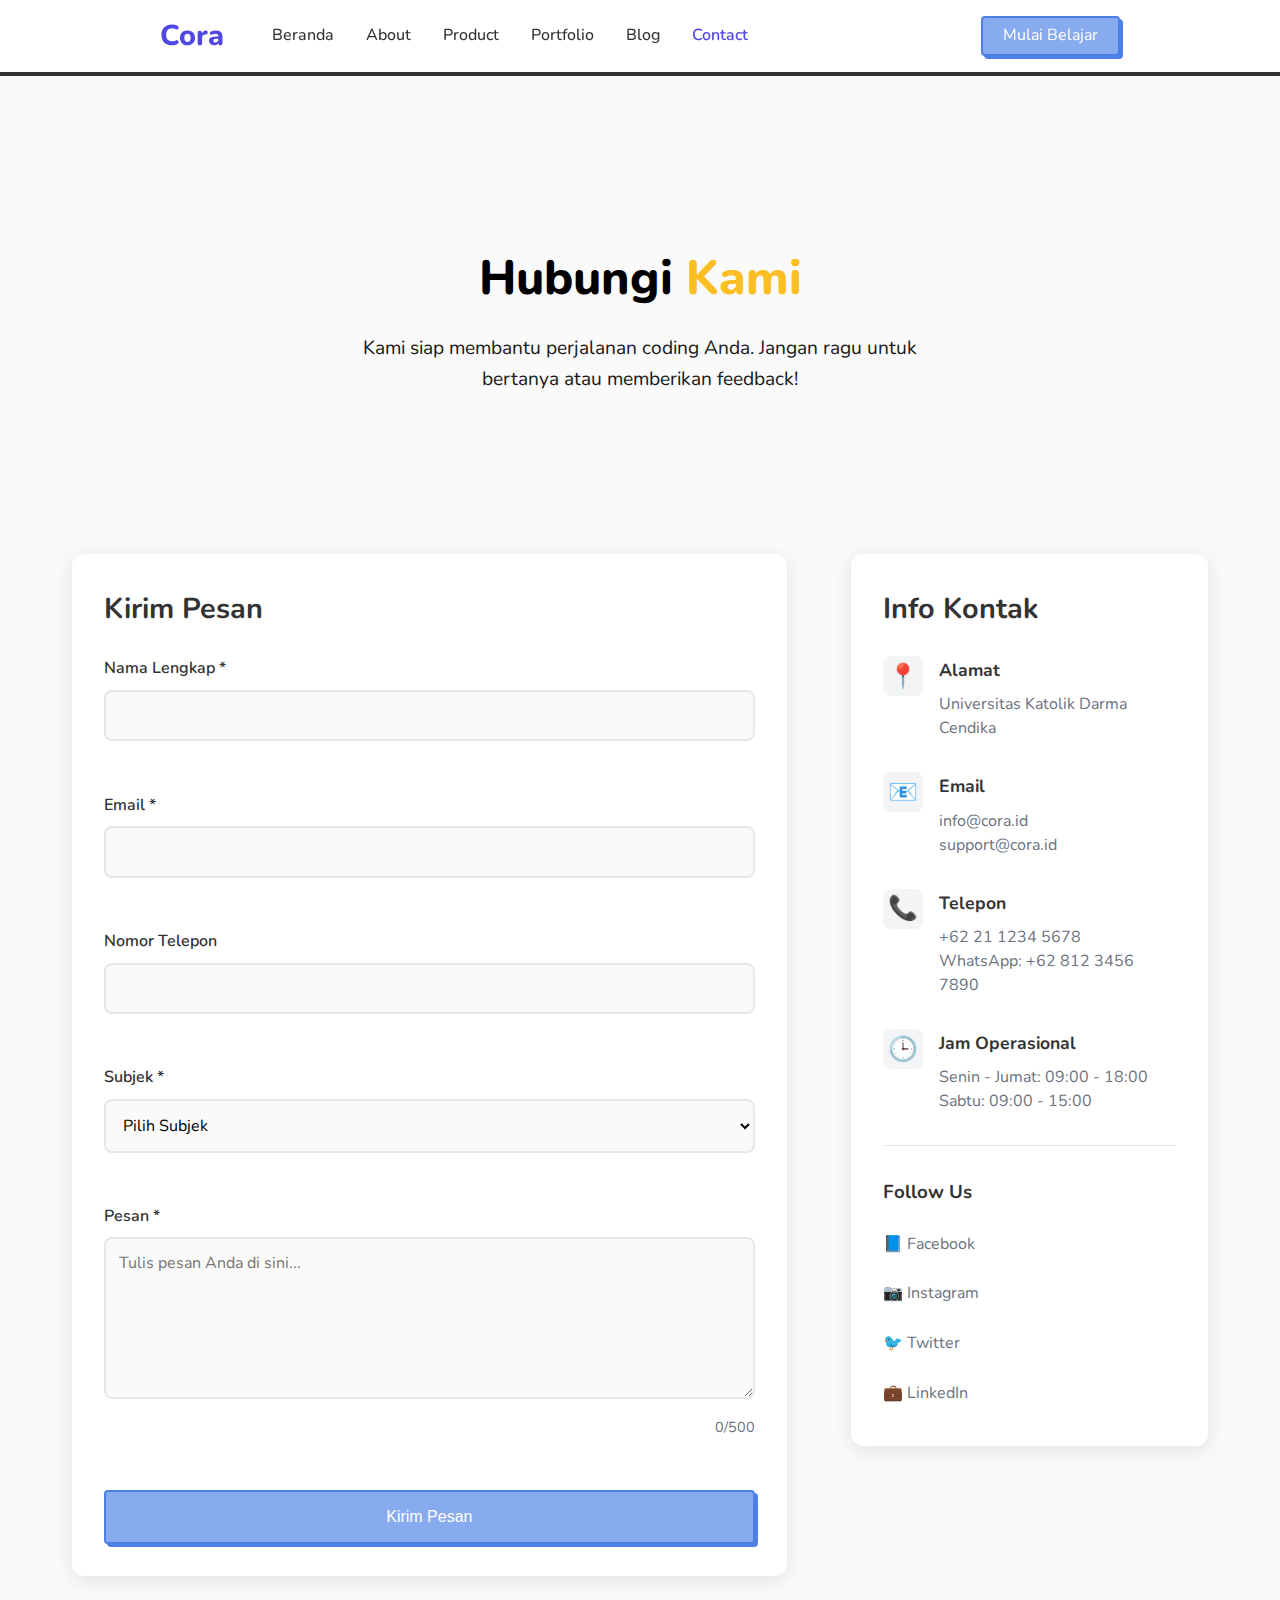
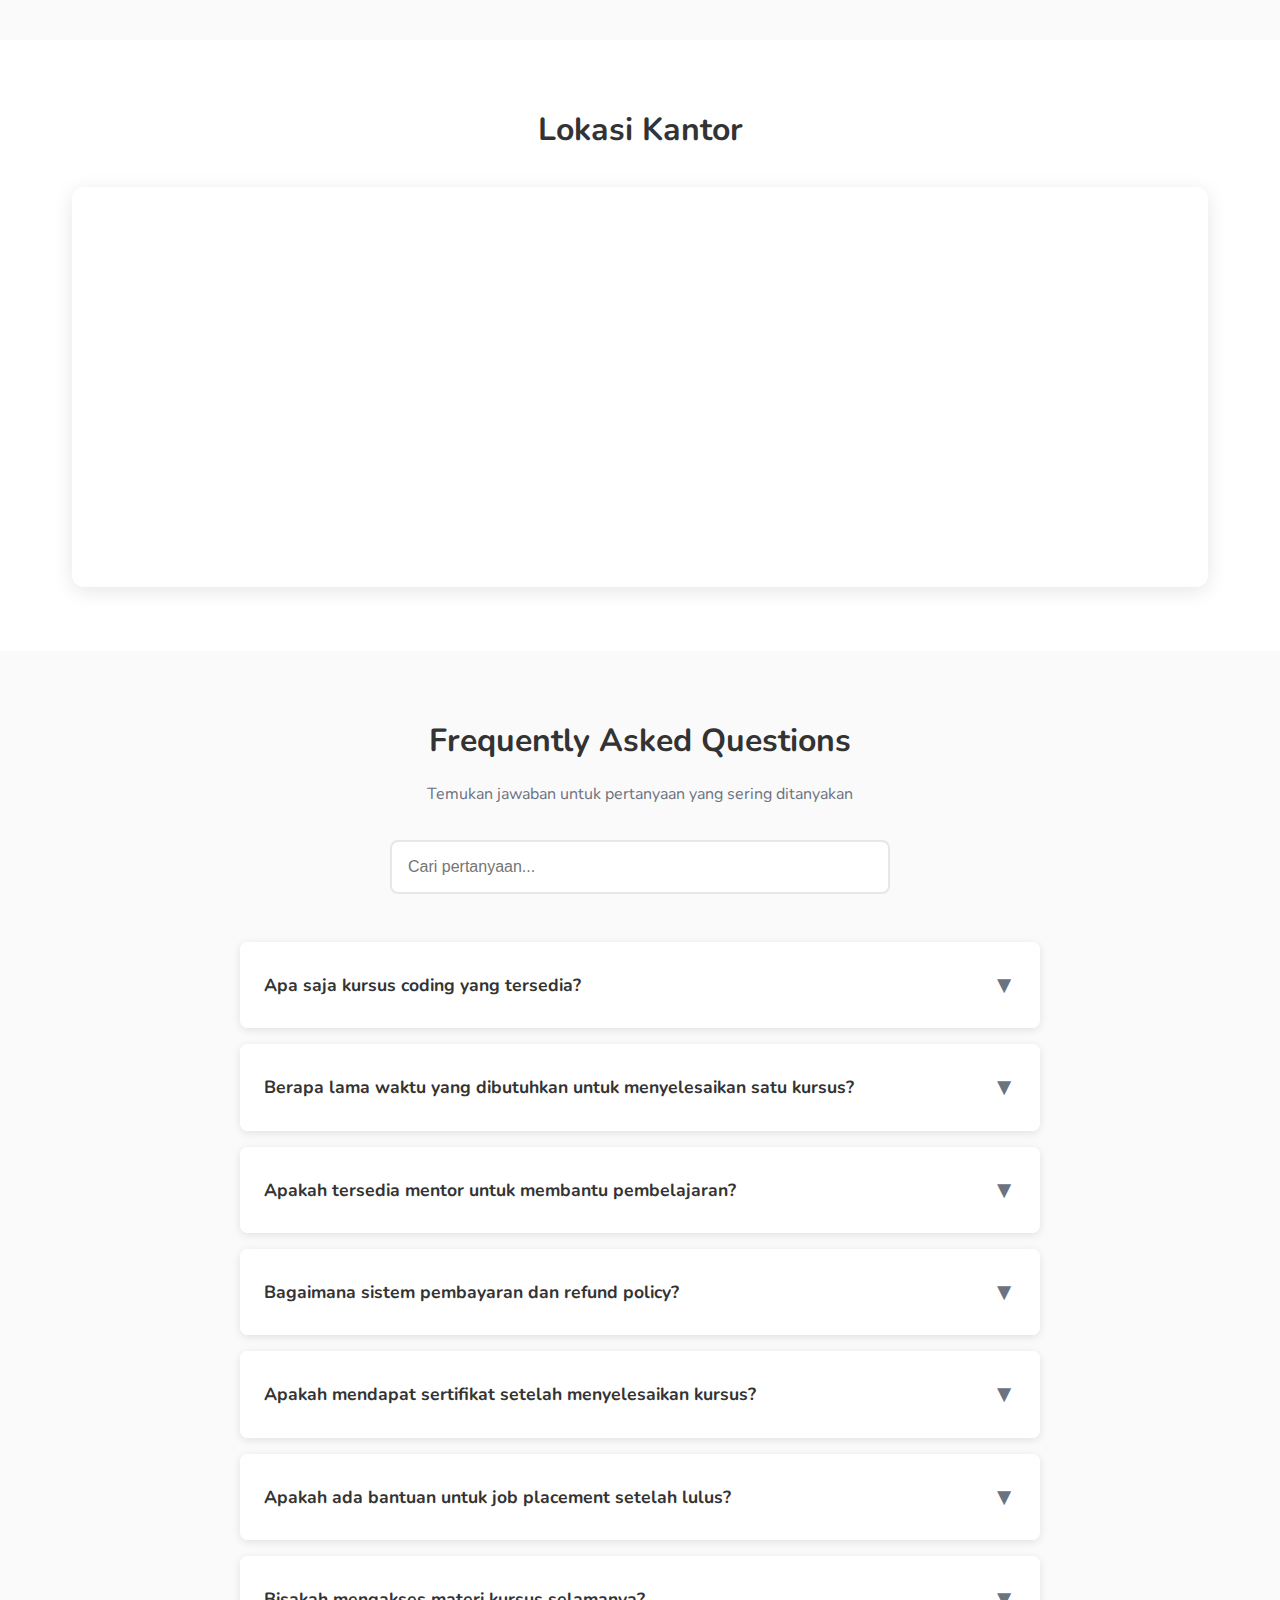
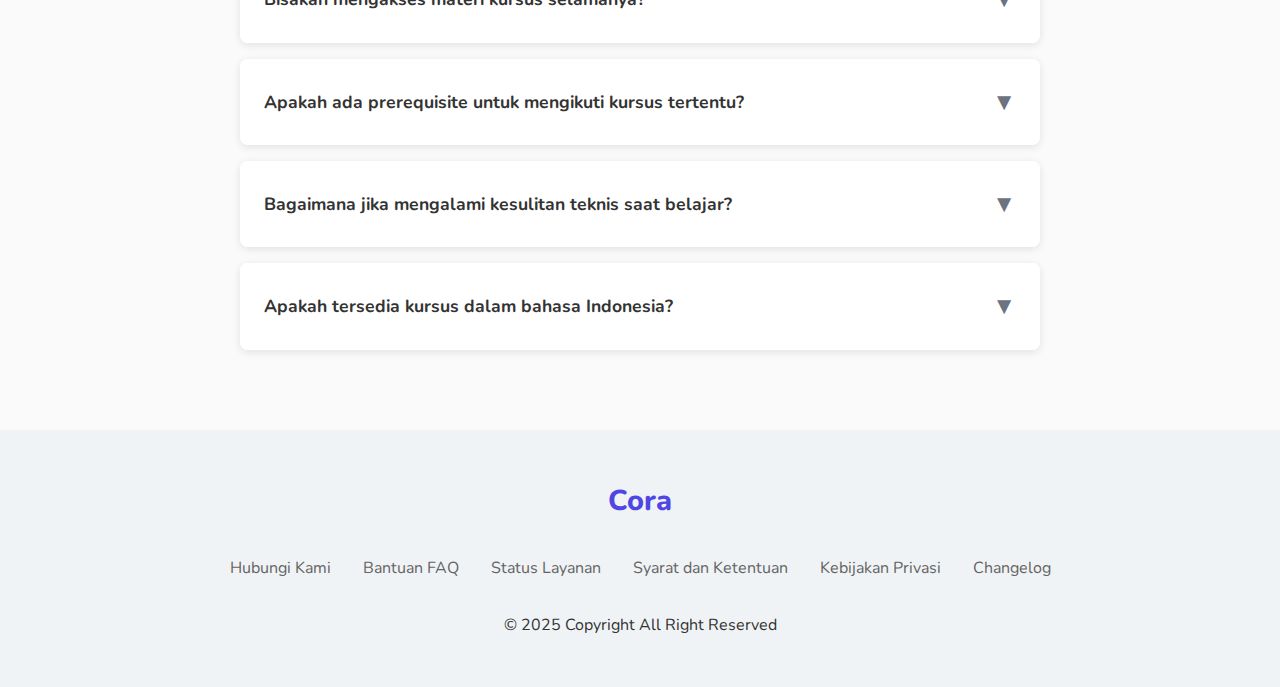
<file: contact.html>
<!DOCTYPE html>
<html lang="id">
<head>
    <meta charset="UTF-8">
    <meta name="viewport" content="width=device-width, initial-scale=1.0">
    <title>Cora - Contact Us</title>
    <link rel="preconnect" href="https://fonts.googleapis.com">
    <link rel="preconnect" href="https://fonts.gstatic.com" crossorigin>
    <link href="https://fonts.googleapis.com/css2?family=Nunito:ital,wght@0,200..1000;1,200..1000&display=swap" rel="stylesheet">
    <link rel="stylesheet" href="styles/index.css">
    <link rel="stylesheet" href="styles/contact.css"> 
</head>
<body>
    <!-- Navigation -->
    <nav id="navbar">
        <div class="nav-left">
            <a href="index.html" class="logo">Cora</a>
            <div class="hamburger" id="hamburger" aria-label="Toggle navigation menu" role="button" tabindex="0">
                <span></span>
                <span></span>
                <span></span>
            </div>
            <ul class="nav-links" id="navLinks">
                <li><a href="index.html">Beranda</a></li>
                <li><a href="about.html">About</a></li>
                <li><a href="product.html">Product</a></li>
                <li><a href="portofolio.html">Portfolio</a></li>
                <li><a href="blog.html">Blog</a></li>
                <li><a href="contact.html" class="active">Contact</a></li>
            </ul>
        </div>
        <div class="cta-button-container">
            <a href="#" class="cta-button">Mulai Belajar</a>
        </div>
    </nav>

    <!-- Mobile Menu Overlay -->
    <div class="nav-overlay" id="navOverlay"></div>

    <main>
        <!-- Hero Section -->
        <section class="contact-hero">
            <div class="hero-content">
                <h1>Hubungi <span class="highlight">Kami</span></h1>
                <p class="hero-subtitle">Kami siap membantu perjalanan coding Anda. Jangan ragu untuk bertanya atau memberikan feedback!</p>
            </div>
        </section>

        <!-- Contact Section -->
        <section class="contact-section">
            <div class="container">
                <div class="contact-grid">
                    <!-- Contact Form -->
                    <div class="contact-form-container">
                        <h2>Kirim Pesan</h2>
                        <form id="contactForm" class="contact-form">
                            <div class="form-group">
                                <label for="name">Nama Lengkap *</label>
                                <input type="text" id="name" name="name" required>
                                <span class="error-message" id="nameError"></span>
                            </div>

                            <div class="form-group">
                                <label for="email">Email *</label>
                                <input type="email" id="email" name="email" required>
                                <span class="error-message" id="emailError"></span>
                            </div>

                            <div class="form-group">
                                <label for="phone">Nomor Telepon</label>
                                <input type="tel" id="phone" name="phone">
                                <span class="error-message" id="phoneError"></span>
                            </div>

                            <div class="form-group">
                                <label for="subject">Subjek *</label>
                                <select id="subject" name="subject" required>
                                    <option value="">Pilih Subjek</option>
                                    <option value="info-kursus">Informasi Kursus</option>
                                    <option value="teknis">Bantuan Teknis</option>
                                    <option value="pembayaran">Pembayaran</option>
                                    <option value="kerjasama">Kerjasama</option>
                                    <option value="feedback">Feedback & Saran</option>
                                    <option value="lainnya">Lainnya</option>
                                </select>
                                <span class="error-message" id="subjectError"></span>
                            </div>

                            <div class="form-group">
                                <label for="message">Pesan *</label>
                                <textarea id="message" name="message" rows="6" maxlength="500" required placeholder="Tulis pesan Anda di sini..."></textarea>
                                <div class="textarea-info">
                                    <span class="char-count" id="charCount">0/500</span>
                                </div>
                                <span class="error-message" id="messageError"></span>
                            </div>

                            <button type="submit" class="submit-btn" id="submitBtn">
                                <span class="btn-text">Kirim Pesan</span>
                                <span class="btn-loading" style="display: none;">Mengirim...</span>
                            </button>
                        </form>
                    </div>

                    <!-- Contact Info -->
                    <div class="contact-info">
                        <h2>Info Kontak</h2>
                        <div class="contact-item">
                            <div class="contact-icon">📍</div>
                            <div class="contact-details">
                                <h3>Alamat</h3>
                                <p>Universitas Katolik Darma Cendika</p>
                            </div>
                        </div>

                        <div class="contact-item">
                            <div class="contact-icon">📧</div>
                            <div class="contact-details">
                                <h3>Email</h3>
                                <p>info@cora.id<br>support@cora.id</p>
                            </div>
                        </div>

                        <div class="contact-item">
                            <div class="contact-icon">📞</div>
                            <div class="contact-details">
                                <h3>Telepon</h3>
                                <p>+62 21 1234 5678<br>WhatsApp: +62 812 3456 7890</p>
                            </div>
                        </div>

                        <div class="contact-item">
                            <div class="contact-icon">🕒</div>
                            <div class="contact-details">
                                <h3>Jam Operasional</h3>
                                <p>Senin - Jumat: 09:00 - 18:00<br>Sabtu: 09:00 - 15:00</p>
                            </div>
                        </div>

                        <!-- Social Media -->
                        <div class="social-media">
                            <h3>Follow Us</h3>
                            <div class="social-links">
                                <a href="#" class="social-link">📘 Facebook</a>
                                <a href="#" class="social-link">📷 Instagram</a>
                                <a href="#" class="social-link">🐦 Twitter</a>
                                <a href="#" class="social-link">💼 LinkedIn</a>
                            </div>
                        </div>
                    </div>
                </div>
            </div>
        </section>

        <!-- Map Section -->
        <section class="map-section">
            <div class="container">
                <h2>Lokasi Kantor</h2>
                <div class="map-container">
                    <div class="embed-map-wrapper">
                        <iframe 
                            class="google-map" 
                            src="https://maps.google.com/maps?width=100%25&height=400&hl=en&q=Universitas%20Katolik%20Darma%20Cendika&t=&z=14&ie=UTF8&iwloc=B&output=embed"
                            width="100%" 
                            height="400" 
                            style="border:0;" 
                            allowfullscreen="" 
                            loading="lazy" 
                            referrerpolicy="no-referrer-when-downgrade">
                        </iframe>
                    </div>
                </div>
            </div>
        </section>

        <!-- FAQ Section -->
        <section class="faq-section">
            <div class="container">
                <div class="faq-header">
                    <h2>Frequently Asked Questions</h2>
                    <p>Temukan jawaban untuk pertanyaan yang sering ditanyakan</p>
                    
                    <!-- Search FAQ -->
                    <div class="faq-search">
                        <input type="text" id="faqSearch" placeholder="Cari pertanyaan...">
                        <button type="button" id="clearSearch">✕</button>
                    </div>
                </div>

                <div class="faq-container">
                    <!-- FAQ items will be loaded here by JavaScript -->
                </div>
                
                <div class="no-results" id="noResults" style="display: none;">
                    <p>Tidak ada FAQ yang ditemukan. Coba kata kunci lain atau hubungi kami langsung.</p>
                </div>
            </div>
        </section>
    </main>

    <footer>
        <a href="index.html" class="footer-title">Cora</a>
        <div class="footer-link">
            <a href="contact.html">Hubungi Kami</a>
            <a href="#faq">Bantuan FAQ</a>
            <a href="">Status Layanan</a>
            <a href="">Syarat dan Ketentuan</a>
            <a href="">Kebijakan Privasi</a>
            <a href="">Changelog</a>
        </div>
        <p>&copy 2025 Copyright All Right Reserved</p>
    </footer>

    <!-- Success Modal -->
    <div class="modal" id="successModal">
        <div class="modal-content">
            <div class="modal-header">
                <h3>✅ Pesan Terkirim!</h3>
                <button class="close-modal" id="closeModal">&times;</button>
            </div>
            <div class="modal-body">
                <p>Terima kasih telah menghubungi kami. Pesan Anda telah berhasil dikirim dan akan kami respon dalam 1x24 jam.</p>
            </div>
        </div>
    </div>

    <script src="scripts/index.js"></script>
    <script src="scripts/contact.js"></script>
</body>
</html>
</file>
<file: styles/about.css>
/* Smooth scrolling behavior */
html {
    scroll-behavior: smooth;
}

/* Ensure proper spacing for anchor links */
#about, #team, #values {
    scroll-margin-top: 120px;
}

/* About main content wrapper */
.about-main-content {
    padding-top: 80px; /* Account for fixed navbar */
}

/* About specific styles */
.about-hero {
    color: #000;
    padding: 120px 0 80px;
    text-align: center;
}


.about-hero h1 {
    color: #000;
    font-size: 3.5rem;
    font-weight: 700;
    margin-bottom: 1rem;
}

.about-hero p {
    font-size: 1.3rem;
    max-width: 700px;
    margin: 0 auto;
    opacity: 0.9;
    line-height: 1.7;
}

.about-section {
    padding: 80px 2rem;
    max-width: 1200px;
    margin: 0 auto;
}

@media (min-width: 769px) {
    .about-section {
        padding: 80px 4rem;
    }
}

.about-content {
    display: block;
    margin-bottom: 4rem;
    position: relative;
}

.about-text {
    max-width: none;
    padding-right: 0;
}

.about-text h2 {
    font-size: 2.5rem;
    font-weight: 700;
    color: #2d3748;
    margin-bottom: 1.5rem;
}

.about-text p {
    font-size: 1.1rem;
    line-height: 1.8;
    color: #4a5568;
    margin-bottom: 1.5rem;
}

.about-image {
    background: linear-gradient(135deg, #f7fafc, #e2e8f0);
    border-radius: 15px;
    padding: 3rem;
    text-align: center;
    box-shadow: 0 10px 30px rgba(0,0,0,0.1);
}

.about-image h3 {
    font-size: 1.8rem;
    color: #667eea;
    margin-bottom: 1rem;
}

.mission-section {
    background: #f8fafc;
    padding: 80px 0;
}

.mission-content {
    max-width: 1200px;
    margin: 0 auto;
    padding: 0 10rem;
}

.mission-header {
    text-align: center;
    margin-bottom: 4rem;
}

.mission-header h2 {
    font-size: 2.8rem;
    font-weight: 700;
    color: #2d3748;
    margin-bottom: 1rem;
}

.mission-header p {
    font-size: 1.2rem;
    color: #4a5568;
    max-width: 600px;
    margin: 0 auto;
}

.mission-cards {
    display: grid;
    grid-template-columns: repeat(auto-fit, minmax(350px, 1fr));
    gap: 2rem;
}

.mission-card {
    background: white;
    padding: 2.5rem;
    border-radius: 15px;
    box-shadow: 0 5px 20px rgba(0,0,0,0.08);
    border-left: 4px solid #667eea;
}

.mission-card h3 {
    font-size: 1.5rem;
    color: #667eea;
    margin-bottom: 1rem;
    font-weight: 600;
}

.mission-card p {
    color: #4a5568;
    line-height: 1.7;
}

.team-section {
    background-color: #f0f3f5;
    padding: 80px 0;
}

.team-content {
    max-width: 1200px;
    margin: 0 auto;
    padding: 0 10rem;
}

.team-header {
    text-align: center;
    margin-bottom: 4rem;
}

.team-header h2 {
    font-size: 2.8rem;
    font-weight: 700;
    color: #2d3748;
    margin-bottom: 1rem;
}

.team-grid {
    display: grid;
    grid-template-columns: repeat(auto-fit, minmax(280px, 1fr));
    gap: 2rem;
}

.team-member {
    text-align: center;
    border: 2px solid rgba(0, 0, 0, 0.8);
    background: white;
    padding: 2rem;
    border-radius: 12px;
    box-shadow: 8px 8px 0 rgba(0, 0, 0, 0.8);
    cursor: default;
    transition: all 0.3s ease;
    transform: translate(0px, 0px);
    display: inline-block;
}

.team-member:hover {
    border: 2px solid #646464;
    background-color: #DCEBFE;
    box-shadow: none;
    transform: translate(8px, 8px);
}

.member-avatar {
    width: 120px;
    height: 120px;
    background: linear-gradient(135deg, #667eea, #764ba2);
    border-radius: 50%;
    margin: 0 auto 1.5rem;
    display: flex;
    align-items: center;
    justify-content: center;
    font-size: 2.5rem;
    color: white;
    font-weight: 700;
}

.member-name {
    font-size: 1.3rem;
    font-weight: 600;
    color: #2d3748;
    margin-bottom: 0.5rem;
}

.member-role {
    color: #667eea;
    font-weight: 500;
    margin-bottom: 1rem;
}

.member-bio {
    color: #000;
    line-height: 1.6;
    font-size: 0.95rem;
}

.values-section {
    background: #fff;
    color: #000;
    padding: 80px 0;
}

.values-content {
    max-width: 1200px;
    margin: 0 auto;
    padding: 0 10rem;
}

.values-header {
    text-align: center;
    margin-bottom: 4rem;
}

.values-header h2 {
    font-size: 2.8rem;
    font-weight: 700;
    margin-bottom: 1rem;
}

.values-header p {
    font-size: 1.2rem;
    opacity: 0.8;
    max-width: 600px;
    margin: 0 auto;
}

.values-grid {
    display: grid;
    grid-template-columns: repeat(3, 1fr);
    gap: 2rem;
}

.value-item {
    border: 2px solid rgba(0, 0, 0, 0.8);
    background: white;
    padding: 2rem;
    border-radius: 12px;
    box-shadow: 8px 8px 0 rgba(0, 0, 0, 0.8);
    cursor: default;
    transition: all 0.3s ease;
    transform: translate(0px, 0px);
    display: inline-block;
    text-align: center;
}

.value-item:hover {
    border: 2px solid #646464;
    background-color: #DCEBFE;
    box-shadow: none;
    transform: translate(8px, 8px);
}

.value-icon {
    width: 80px;
    height: 80px;
    background: linear-gradient(135deg, #667eea, #764ba2);
    border-radius: 50%;
    margin: 0 auto 1.5rem;
    display: flex;
    align-items: center;
    justify-content: center;
    font-size: 2rem;
}

.value-item h3 {
    font-size: 1.4rem;
    margin-bottom: 1rem;
    color: #667eea;
}

.value-item p {
    line-height: 1.7;
}


/* Medium screens (tablets) */
@media (max-width: 1024px) and (min-width: 769px) {
    .about-section {
        padding: 80px 3rem;
    }
    
    .about-content {
        grid-template-columns: 1fr;
        gap: 1.5rem;
    }

    .values-grid {
        grid-template-columns: repeat(2, 1fr);
    }
}

/* Responsive */
@media (max-width: 768px) {
    .about-section,
    .mission-content,
    .team-content,
    .values-content {
        padding: 60px 2rem;
    }

    .about-content {
        grid-template-columns: 1fr;
        gap: 2rem;
    }

    .about-hero h1 {
        font-size: 2.5rem;
    }

    .about-hero p {
        font-size: 1.1rem;
    }

    .mission-header h2,
    .team-header h2,
    .values-header h2 {
        font-size: 2.2rem;
    }

    .about-hero {
        padding: 100px 0 60px;
    }

    .values-grid {
        grid-template-columns: 1fr;
    }
}

/* Active navigation state */
.nav-links a.active {
    color: #4f46e5 !important;
    font-weight: 600;
}

@media (max-width: 768px) {
    .nav-links a.active {
        color: #4f46e5 !important;
        border-bottom-color: #4f46e5;
        font-weight: 600;
    }
}
</file>
<file: styles/index.css>
/* Reset & Base Styles */
* {
    scroll-behavior: smooth;
    margin: 0;
    padding: 0;
    box-sizing: border-box;
}

body {
    font-family: "Nunito", sans-serif;
    line-height: 1.6;
    color: #333;
    overflow-x: hidden;
}

/* Navigation */
nav {
    position: fixed;
    top: 0;
    width: 100%;
    background: rgba(255, 255, 255, 0.95);
    backdrop-filter: blur(10px);
    padding: 0.8rem 10rem;
    display: flex;
    justify-content: space-between;
    align-items: center;
    z-index: 1000;
    transition: all 0.3s ease;
    border-bottom: 4px solid rgba(0, 0, 0, 0.8);
}

.nav-left {
    display: flex;
    align-items: center;
    gap: 3rem;
    flex: 2;
}

.logo {
    font-size: 1.8rem;
    font-weight: 800;
    color: #4f46e5;
    text-decoration: none;
}

.hamburger {
    display: none;
    flex-direction: column;
    cursor: pointer;
    gap: 4px;
    padding: 8px;
    z-index: 1001;
    transition: all 0.3s ease;
}

.hamburger:hover {
    transform: scale(1.1);
}

.hamburger span {
    width: 25px;
    height: 3px;
    background-color: #333;
    transition: all 0.3s cubic-bezier(0.4, 0, 0.2, 1);
    border-radius: 2px;
    transform-origin: center;
}

.hamburger.active span {
    background-color: #4f46e5;
}

.hamburger.active span:nth-child(1) {
    transform: rotate(45deg) translate(5px, 5px);
}

.hamburger.active span:nth-child(2) {
    opacity: 0;
    transform: scale(0);
}

.hamburger.active span:nth-child(3) {
    transform: rotate(-45deg) translate(7px, -6px);
}

.nav-links {
    display: flex;
    list-style: none;
    gap: 2rem;
    margin: 0;
}

.cta-button-container {
    flex: 1;
    display: flex;
    justify-content: flex-end;
}

.nav-links a {
    text-decoration: none;
    color: #333;
    font-weight: 500;
    transition: color 0.3s ease;
}

.nav-links a:hover {
    color: #4f46e5;
}

/* Hide mobile CTA on desktop */
.mobile-cta {
    display: none;
}

.cta-button {
    font-size: 16px;
    color: #ffffff;
    border-radius: 4px;
    background-color: #88AAEE;
    padding: 5px 20px;
    border: 2px solid #4D80E6;
    box-shadow: 3px 3px 0px #4D80E6;
    transform: translate(0px, 0px);
    transition: all 0.12s ease;
    text-decoration: none;
}

.cta-button:hover {
    box-shadow: none;
    transform: translate(3px, 3px);
}

/* Hero Section */
.hero {
    padding-top: 4rem;
    min-height: 100vh;
    background-color: #fff;
    display: flex;
    align-items: center;
    justify-content: center;
    text-align: center;
    color: #101010;
    position: relative;
    overflow: hidden;
}

.hero-content {
    max-width: 800px;
    padding: 2rem;
    position: relative;
    z-index: 1;
}

.hero h1 {
    font-size: 3.5rem;
    margin-bottom: 1rem;
    opacity: 0;
    animation: slideUp 1s ease 0.5s forwards;
}

.hero-subtitle {
    font-size: 1.3rem;
    margin-bottom: 2rem;
    opacity: 0;
    animation: slideUp 1s ease 0.7s forwards;
}

.typing-text {
    border-right: 2px solid white;
    animation: blink 1s infinite;
}

@keyframes blink {
    0%, 50% { border-color: transparent; }
    51%, 100% { border-color: white; }
}

@keyframes slideUp {
    from {
        opacity: 0;
        transform: translateY(30px);
    }
    to {
        opacity: 1;
        transform: translateY(0);
    }
}

.stats-container {
    display: flex;
    justify-content: center;
    gap: 3rem;
    margin: 3rem 0;
    opacity: 0;
    animation: slideUp 1s ease 0.9s forwards;
}

.stat-item {
    text-align: center;
}

.stat-number {
    font-size: 2.5rem;
    font-weight: bold;
    color: #fbbf24;
}

.stat-label {
    font-size: 1rem;
    margin-top: 0.5rem;
}

.hero-cta {
    margin-top: 2rem;
    opacity: 0;
    animation: slideUp 1s ease 1.1s forwards;
}

.hero-cta .cta-button-hero {
    color: #fff;
    border-radius: 4px;
    background-color: #88AAEE;
    border: 2px solid #4D80E6;
    box-shadow: 3px 3px 0px #4D80E6;
    transform: translate(0px, 0px);
    transition: all 0.12s ease;
    text-decoration: none;
    font-size: 1.2rem;
    padding: 0.8rem 2rem;
    margin: 0 1rem;
    display: inline-block;
}

.hero-cta .cta-button-hero:hover {
    box-shadow: none;
    transform: translate(3px, 3px);
}

.hero-cta .cta-button-hero.secondary {
    background-color: transparent;
    color: #000;
    border: 2px solid rgba(100, 100, 100, 0.4);
    box-shadow: 3px 3px 0px rgba(100, 100, 100, 0.4);
}

.hero-cta .cta-button-hero.secondary:hover {
    box-shadow: none;
    transform: translate(3px, 3px);
    background-color: rgba(255, 255, 255, 0.1);
}

/* Features Section */
.features {
    padding: 5rem 2rem;
    /* background: #f8fafc; */
    background: #f0f3f5;
}

.container {
    max-width: 1200px;
    margin: 0 auto;
}

.section-title {
    text-align: center;
    font-size: 2.5rem;
    margin-bottom: 1rem;
    color: #1e293b;
}

.section-subtitle {
    text-align: center;
    font-size: 1.2rem;
    color: #64748b;
    margin-bottom: 3rem;
}

.features-grid {
    display: grid;
    grid-template-columns: repeat(auto-fit, minmax(300px, 1fr));
    gap: 2rem;
    margin-top: 3rem;
}

.feature-card {
    border: 2px solid rgba(0, 0, 0, 0.8);
    background: white;
    padding: 2rem;
    border-radius: 12px;
    box-shadow: 8px 8px 0 rgba(0, 0, 0, 0.8);
    cursor: default;
    transition: all 0.3s ease;
    transform: translate(0px, 0px);
    display: inline-block;
}

.feature-card:hover {
    border: 2px solid #646464;
    background-color: #DCEBFE;
    box-shadow: none;
    transform: translate(8px, 8px);
}

.feature-icon {
    width: 60px;
    height: 60px;
    background: #fff;
    border-radius: 4px;
    display: flex;
    align-items: center;
    justify-content: center;
    margin-bottom: 1.5rem;
    font-size: 1.5rem;
    color: white;
    border: 2px solid rgba(0, 0, 0, 0.8);
}

.feature-title {
    font-size: 1.5rem;
    margin-bottom: 1rem;
    color: #1e293b;
}

.feature-description {
    color: #1e293b;
    margin-bottom: 1rem;
}

.feature-details {
    color: #1e293b;
    font-weight: 500;
}

/* Reviews Section */
.reviews {
    padding: 5rem 2rem;
    background: #f8f8f8;
    color: #333;
}

.reviews-container {
    position: relative;
    overflow: hidden;
}

.testimonials-slider {
    display: flex;
    transition: transform 0.5s ease;
    width: 500%;
}

.testimonial-slide {
    flex: 0 0 20%;
    padding: 0 2rem;
}

.testimonial-card {
    background: white;
    border: 2px solid rgba(0, 0, 0, 0.8);
    border-radius: 12px;
    padding: 2rem;
    text-align: center;
    box-shadow: 8px 8px 0 rgba(0, 0, 0, 0.8);
}

.testimonial-avatar {
    width: 80px;
    height: 80px;
    border-radius: 50%;
    background: #6C91F8;
    margin: 0 auto 1rem;
    display: flex;
    align-items: center;
    justify-content: center;
    font-size: 2rem;
    color: white;
    border: 2px solid rgba(0, 0, 0, 0.8);
}

.testimonial-text {
    font-size: 1.1rem;
    margin-bottom: 1.5rem;
    font-style: italic;
    color: #333;
}

.testimonial-author {
    font-weight: 600;
    margin-bottom: 0.5rem;
    color: #1e293b;
}

.testimonial-role {
    color: #64748b;
    font-size: 0.9rem;
}

.rating {
    display: flex;
    justify-content: center;
    gap: 0.25rem;
    margin: 1rem 0;
}

.star {
    color: #fbbf24;
    font-size: 1.2rem;
}

.rating-detail {
    display: none;
}

.slider-controls {
    text-align: center;
    margin-top: 2rem;
}

.slider-dots {
    display: flex;
    justify-content: center;
    gap: 0.5rem;
}

.dot {
    width: 12px;
    height: 12px;
    border-radius: 50%;
    background: rgba(0, 0, 0, 0.3);
    cursor: pointer;
    transition: all 0.3s ease;
    border: 1px solid black;
}

.dot.active {
    background: #6C91F8;
}

/* Responsive Design */
/* Tablet */
@media (max-width: 1024px) {
    nav {
        padding: 0.8rem 2rem;
    }
    
    .nav-left {
        gap: 2rem;
    }
    
    .nav-links {
        gap: 1.5rem;
    }
}

/* Tablet */
@media (max-width: 1024px) and (min-width: 769px) {
    nav {
        padding: 1rem 4rem;
    }
    
    .nav-links {
        gap: 1.5rem;
    }
}

/* Mobile */
@media (max-width: 768px) {
    nav {
        padding: 1rem 2rem;
        position: relative;
    }
    
    .nav-left {
        justify-content: space-between;
        width: 100%;
        position: relative;
    }
    
    .hamburger {
        display: flex;
        order: 2;
        z-index: 1002;
    }
    
    .logo {
        order: 1;
        z-index: 1002;
    }
    
    .nav-links {
        position: fixed;
        top: 0;
        left: 0;
        width: 280px;
        height: 100vh;
        background: rgba(255, 255, 255, 0.98);
        backdrop-filter: blur(20px);
        flex-direction: column;
        justify-content: flex-start;
        align-items: flex-start;
        padding: 6rem 2rem 2rem 2rem;
        gap: 1rem;
        transform: translateX(-100%);
        opacity: 0;
        visibility: hidden;
        transition: all 0.3s ease;
        z-index: 1000;
        order: 3;
        box-shadow: 2px 0 15px rgba(0, 0, 0, 0.1);
        border-right: 1px solid rgba(0, 0, 0, 0.05);
    }
    
    .nav-links.active {
        transform: translateX(0);
        opacity: 1;
        visibility: visible;
    }
    
    .nav-links li {
        text-align: left;
        width: 100%;
        margin: 0.5rem 0;
    }
    
    .nav-links a {
        font-size: 1.1rem;
        font-weight: 500;
        color: #333;
        display: block;
        padding: 0.5rem 0;
        border-bottom: 1px solid transparent;
        transition: all 0.3s ease;
    }
    
    .nav-links a:hover {
        color: #4f46e5;
        border-bottom-color: #4f46e5;
    }
    
    .cta-button-container {
        display: none;
    }
    
    .mobile-cta {
        display: block;
        margin-top: 1rem;
        width: 100%;
    }
    
    .cta-button-mobile {
        display: block;
        padding: 0.5rem 0;
        background-color: transparent;
        color: #333;
        text-decoration: none;
        border-radius: 0;
        font-weight: 500;
        font-size: 1.1rem;
        transition: all 0.3s ease;
        border-bottom: 1px solid transparent;
    }
    
    .cta-button-mobile:hover {
        color: #4f46e5;
        background-color: transparent;
        border-bottom-color: #4f46e5;
    }
    
    /* Overlay untuk background saat menu terbuka */
    .nav-overlay {
        position: fixed;
        top: 0;
        left: 0;
        width: 100vw;
        height: 100vh;
        background: rgba(0, 0, 0, 0.5);
        opacity: 0;
        visibility: hidden;
        transition: all 0.3s ease;
        z-index: 999;
    }
    
    .nav-overlay.active {
        opacity: 1;
        visibility: visible;
    }

    .hero h1 {
        font-size: 2.5rem;
    }

    .stats-container {
        flex-direction: column;
        gap: 1.5rem;
    }

    .features-grid {
        grid-template-columns: 1fr;
    }

    .hero-cta .cta-button-hero {
        display: block;
        margin: 0.5rem 0;
    }
}

/* Small Mobile */
@media (max-width: 480px) {
    .nav-links {
        width: 250px;
        padding: 5rem 1.5rem 2rem 1.5rem;
    }
    
    .hero h1 {
        font-size: 2rem;
    }
    
    nav {
        padding: 1rem 1.5rem;
    }
}

/* Loading Animation */
.loading {
    opacity: 0;
    animation: fadeIn 0.5s ease forwards;
}

@keyframes fadeIn {
    to { opacity: 1; }
}

/* Footer Section */
footer {
    background-color: #f0f3f5;
    text-align: center;
    padding: 3rem 0;
}

.footer-title {
    font-size: 1.8rem;
    font-weight: 800;
    color: #4f46e5;
    text-decoration: none;
}

.footer-link {
    margin: 2rem 0;
    display: flex;
    flex-wrap: wrap;
    justify-content: center;
    gap: 2rem;
}

footer a {
    color: #646464;
    text-decoration: none;
    transition: all 0.3s ease-in-out;
}

footer a:hover {
    color: #000;
    text-decoration: none;
}

/* Active navigation state */
.nav-links a.active {
    color: #4f46e5 !important;
    font-weight: 600;
}

@media (max-width: 768px) {
    .nav-links a.active {
        color: #4f46e5 !important;
        border-bottom-color: #4f46e5;
        font-weight: 600;
    }
}
</file>
<file: styles/contact.css>
/* Reset & Base Styles */
* {
    scroll-behavior: smooth;
    margin: 0;
    padding: 0;
    box-sizing: border-box;
}

body {
    font-family: "Nunito", sans-serif;
    line-height: 1.6;
    color: #333;
    overflow-x: hidden;
    background-color: #fafafa;
}

/* Container */
.container {
    max-width: 1200px;
    margin: 0 auto;
    padding: 0 2rem;
}

/* Navigation Styles - Consistent with index.html */
nav {
    position: fixed;
    top: 0;
    width: 100%;
    background: rgba(255, 255, 255, 0.95);
    backdrop-filter: blur(10px);
    padding: 0.8rem 10rem;
    display: flex;
    justify-content: space-between;
    align-items: center;
    z-index: 1000;
    transition: all 0.3s ease;
    border-bottom: 4px solid rgba(0, 0, 0, 0.8);
}

.nav-left {
    display: flex;
    align-items: center;
    gap: 3rem;
    flex: 2;
}

.logo {
    font-size: 1.8rem;
    font-weight: 800;
    color: #4f46e5;
    text-decoration: none;
}

.hamburger {
    display: none;
    flex-direction: column;
    cursor: pointer;
    gap: 4px;
    padding: 8px;
    z-index: 1001;
    transition: all 0.3s ease;
}

.hamburger:hover {
    transform: scale(1.1);
}

.hamburger span {
    width: 25px;
    height: 3px;
    background-color: #333;
    transition: all 0.3s cubic-bezier(0.4, 0, 0.2, 1);
    border-radius: 2px;
    transform-origin: center;
}

.hamburger.active span {
    background-color: #4f46e5;
}

.hamburger.active span:nth-child(1) {
    transform: rotate(45deg) translate(5px, 5px);
}

.hamburger.active span:nth-child(2) {
    opacity: 0;
    transform: scale(0);
}

.hamburger.active span:nth-child(3) {
    transform: rotate(-45deg) translate(7px, -6px);
}

.nav-links {
    display: flex;
    list-style: none;
    gap: 2rem;
    margin: 0;
}

.cta-button-container {
    flex: 1;
    display: flex;
    justify-content: flex-end;
}

.nav-links a {
    text-decoration: none;
    color: #333;
    font-weight: 500;
    position: relative;
    transition: all 0.3s ease;
    padding: 0.5rem 0;
}

.nav-links a:hover {
    color: #4f46e5;
}

.nav-links a.active {
    color: #4f46e5 !important;
    font-weight: 600;
}

.cta-button {
    font-size: 16px;
    color: #ffffff;
    border-radius: 4px;
    background-color: #88AAEE;
    padding: 5px 20px;
    border: 2px solid #4D80E6;
    box-shadow: 3px 3px 0px #4D80E6;
    transform: translate(0px, 0px);
    transition: all 0.12s ease;
    text-decoration: none;
}

.cta-button:hover {
    box-shadow: none;
    transform: translate(3px, 3px);
}

/* Navigation Overlay */
.nav-overlay {
    position: fixed;
    top: 0;
    left: 0;
    width: 100%;
    height: 100%;
    background: rgba(0, 0, 0, 0.5);
    z-index: 999;
    opacity: 0;
    visibility: hidden;
    transition: all 0.3s ease;
}

.nav-overlay.active {
    opacity: 1;
    visibility: visible;
}

/* Hero Section */
.contact-hero {
    color: black;
    padding: 8rem 2rem 4rem;
    text-align: center;
    margin-top: 80px;
    display: flex;
    align-items: center;
    justify-content: center;
    min-height: 400px;
}

.hero-content {
    max-width: 800px;
    margin: 0 auto;
}

.hero-content h1 {
    font-size: 3rem;
    font-weight: 800;
    margin-bottom: 1rem;
}

.highlight {
    color: #fbbf24;
}

.hero-subtitle {
    font-size: 1.2rem;
    opacity: 0.9;
    max-width: 600px;
    margin: 0 auto;
}

/* Contact Section */
.contact-section {
    padding: 4rem 0;
}

.contact-grid {
    display: grid;
    grid-template-columns: 2fr 1fr;
    gap: 4rem;
    align-items: start;
}

/* Contact Form */
.contact-form-container {
    background: white;
    padding: 2rem;
    border-radius: 12px;
    box-shadow: 0 4px 20px rgba(0, 0, 0, 0.1);
}

.contact-form-container h2 {
    font-size: 1.8rem;
    margin-bottom: 1.5rem;
    color: #333;
}

.form-group {
    margin-bottom: 1.5rem;
}

.form-group label {
    display: block;
    margin-bottom: 0.5rem;
    font-weight: 600;
    color: #333;
}

.form-group input,
.form-group select,
.form-group textarea {
    width: 100%;
    padding: 0.8rem;
    border: 2px solid #e5e7eb;
    border-radius: 8px;
    font-family: inherit;
    font-size: 1rem;
    transition: all 0.3s ease;
    background: #fafafa;
}

.form-group input:focus,
.form-group select:focus,
.form-group textarea:focus {
    outline: none;
    border-color: #4f46e5;
    background: white;
}

.form-group input.error,
.form-group select.error,
.form-group textarea.error {
    border-color: #ef4444;
    background: #fef2f2;
}

.form-group input.valid,
.form-group select.valid,
.form-group textarea.valid {
    border-color: #10b981;
    background: #f0fdf4;
}

.textarea-info {
    display: flex;
    justify-content: flex-end;
    margin-top: 0.5rem;
}

.char-count {
    font-size: 0.9rem;
    color: #6b7280;
}

.error-message {
    display: block;
    color: #ef4444;
    font-size: 0.9rem;
    margin-top: 0.5rem;
    height: 1.2rem;
}

.submit-btn {
    width: 100%;
    font-size: 16px;
    color: #ffffff;
    border-radius: 4px;
    background-color: #88AAEE;
    padding: 1rem 20px;
    border: 2px solid #4D80E6;
    box-shadow: 3px 3px 0px #4D80E6;
    transform: translate(0px, 0px);
    transition: all 0.12s ease;
    text-decoration: none;
    position: relative;
}

.submit-btn:hover {
    box-shadow: none;
    transform: translate(3px, 3px);
}

.submit-btn:disabled {
    background: #9ca3af;
    cursor: not-allowed;
    transform: none;
}

.btn-loading {
    display: none;
}

.submit-btn.loading .btn-text {
    display: none;
}

.submit-btn.loading .btn-loading {
    display: inline;
}

/* Contact Info */
.contact-info {
    background: white;
    padding: 2rem;
    border-radius: 12px;
    box-shadow: 0 4px 20px rgba(0, 0, 0, 0.1);
    height: fit-content;
}

.contact-info h2 {
    font-size: 1.8rem;
    margin-bottom: 1.5rem;
    color: #333;
}

.contact-item {
    display: flex;
    align-items: flex-start;
    gap: 1rem;
    margin-bottom: 2rem;
}

.contact-icon {
    font-size: 1.5rem;
    width: 40px;
    height: 40px;
    display: flex;
    align-items: center;
    justify-content: center;
    background: #f3f4f6;
    border-radius: 8px;
    flex-shrink: 0;
}

.contact-details h3 {
    font-size: 1.1rem;
    margin-bottom: 0.5rem;
    color: #333;
}

.contact-details p {
    color: #6b7280;
    line-height: 1.5;
}

.social-media {
    margin-top: 2rem;
    padding-top: 2rem;
    border-top: 1px solid #e5e7eb;
}

.social-media h3 {
    margin-bottom: 1rem;
    color: #333;
}

.social-links {
    display: flex;
    flex-direction: column;
    gap: 0.5rem;
}

.social-link {
    color: #6b7280;
    text-decoration: none;
    padding: 0.5rem 0;
    transition: all 0.3s ease;
}

.social-link:hover {
    color: #4f46e5;
}

/* Map Section */
.map-section {
    padding: 4rem 0;
    background: white;
}

.map-section h2 {
    text-align: center;
    font-size: 2rem;
    margin-bottom: 2rem;
    color: #333;
}

.map-container {
    border-radius: 12px;
    overflow: hidden;
    box-shadow: 0 4px 20px rgba(0, 0, 0, 0.1);
}

.embed-map-wrapper {
    width: 100%;
    height: 400px;
    position: relative;
}

.google-map {
    width: 100%;
    height: 100%;
    border: none;
    border-radius: 12px;
}

.map-placeholder {
    background: #f3f4f6;
    height: 400px;
    display: flex;
    flex-direction: column;
    align-items: center;
    justify-content: center;
    color: #6b7280;
    text-align: center;
}

.map-placeholder p {
    margin: 0.5rem 0;
}

.map-note {
    font-size: 0.9rem;
    font-style: italic;
}

/* FAQ Section */
.faq-section {
    padding: 4rem 0;
    background: #fafafa;
}

.faq-header {
    text-align: center;
    margin-bottom: 3rem;
}

.faq-header h2 {
    font-size: 2rem;
    margin-bottom: 1rem;
    color: #333;
}

.faq-header p {
    color: #6b7280;
    margin-bottom: 2rem;
}

.faq-search {
    max-width: 500px;
    margin: 0 auto;
    position: relative;
}

.faq-search input {
    width: 100%;
    padding: 1rem;
    border: 2px solid #e5e7eb;
    border-radius: 8px;
    font-size: 1rem;
    background: white;
}

.faq-search button {
    position: absolute;
    right: 1rem;
    top: 50%;
    transform: translateY(-50%);
    background: none;
    border: none;
    font-size: 1.2rem;
    cursor: pointer;
    color: #6b7280;
    display: none;
}

.faq-search button:hover {
    color: #333;
}

.faq-container {
    max-width: 800px;
    margin: 0 auto;
}

.faq-item {
    background: white;
    margin-bottom: 1rem;
    border-radius: 8px;
    box-shadow: 0 2px 8px rgba(0, 0, 0, 0.1);
    overflow: hidden;
    transition: all 0.3s ease;
}

.faq-item.highlight {
    box-shadow: 0 4px 16px rgba(79, 70, 229, 0.2);
    border: 2px solid #4f46e5;
}

.faq-question {
    padding: 1.5rem;
    cursor: pointer;
    display: flex;
    justify-content: space-between;
    align-items: center;
    transition: all 0.3s ease;
    background: white;
}

.faq-question:hover {
    background: #f9fafb;
}

.faq-question h3 {
    font-size: 1.1rem;
    color: #333;
    margin: 0;
}

.faq-toggle {
    font-size: 1.5rem;
    color: #6b7280;
    transition: transform 0.3s ease;
}

.faq-item.active .faq-toggle {
    transform: rotate(180deg);
}

.faq-answer {
    padding: 0 1.5rem;
    max-height: 0;
    overflow: hidden;
    transition: all 0.3s ease;
    background: #f9fafb;
}

.faq-item.active .faq-answer {
    max-height: 200px;
    padding: 1.5rem;
}

.faq-answer p {
    color: #6b7280;
    line-height: 1.6;
    margin: 0;
}

.no-results {
    text-align: center;
    padding: 3rem;
    color: #6b7280;
}

/* Modal */
.modal {
    position: fixed;
    top: 0;
    left: 0;
    width: 100%;
    height: 100%;
    background: rgba(0, 0, 0, 0.5);
    display: flex;
    align-items: center;
    justify-content: center;
    z-index: 2000;
    opacity: 0;
    visibility: hidden;
    transition: all 0.3s ease;
}

.modal.show {
    opacity: 1;
    visibility: visible;
}

.modal-content {
    background: white;
    border-radius: 12px;
    max-width: 500px;
    width: 90%;
    box-shadow: 0 20px 40px rgba(0, 0, 0, 0.2);
    transform: scale(0.9);
    transition: transform 0.3s ease;
}

.modal.show .modal-content {
    transform: scale(1);
}

.modal-header {
    padding: 1.5rem;
    border-bottom: 1px solid #e5e7eb;
    display: flex;
    justify-content: space-between;
    align-items: center;
}

.modal-header h3 {
    margin: 0;
    color: #333;
}

.close-modal {
    background: none;
    border: none;
    font-size: 1.5rem;
    cursor: pointer;
    color: #6b7280;
}

.close-modal:hover {
    color: #333;
}

.modal-body {
    padding: 1.5rem;
}

.modal-body p {
    margin: 0;
    color: #6b7280;
    line-height: 1.6;
}

/* Footer */
footer {
    background-color: #f0f3f5;
    text-align: center;
    padding: 3rem 0;
}

.footer-title {
    font-size: 1.8rem;
    font-weight: 800;
    color: #4f46e5;
    text-decoration: none;
}

.footer-link {
    margin: 2rem 0;
    display: flex;
    flex-wrap: wrap;
    justify-content: center;
    gap: 2rem;
}

footer a {
    color: #646464;
    text-decoration: none;
    transition: all 0.3s ease-in-out;
}

footer a:hover {
    color: #000;
    text-decoration: none;
}

/* Responsive Design */
@media (max-width: 1024px) {
    nav {
        padding: 0.8rem 2rem;
    }
    
    .contact-grid {
        grid-template-columns: 1fr;
        gap: 2rem;
    }
    
    .hero-content h1 {
        font-size: 2.5rem;
    }
}

@media (max-width: 768px) {
    .hamburger {
        display: flex;
    }

    .nav-links {
        position: fixed;
        top: 0;
        right: -100%;
        height: 100vh;
        width: 300px;
        background: white;
        flex-direction: column;
        justify-content: flex-start;
        align-items: flex-start;
        padding: 5rem 2rem 2rem;
        gap: 1rem;
        transition: right 0.3s cubic-bezier(0.4, 0, 0.2, 1);
        box-shadow: -5px 0 20px rgba(0, 0, 0, 0.1);
        z-index: 1000;
    }

    .nav-links.active {
        right: 0;
    }

    .nav-links a {
        padding: 1rem 0;
        border-bottom: 1px solid #f3f4f6;
        width: 100%;
        color: #333;
    }

    .nav-links a:hover {
        color: #4f46e5;
        border-bottom-color: #4f46e5;
    }

    .mobile-cta {
        margin-top: 1rem;
        width: 100%;
    }

    .cta-button-mobile {
        display: block;
        background: #4f46e5;
        color: white;
        padding: 0.8rem 1.5rem;
        border-radius: 8px;
        text-decoration: none;
        font-weight: 600;
        text-align: center;
        width: 100%;
        transition: all 0.3s ease;
    }

    .cta-button-mobile:hover {
        background: #3730a3;
    }

    .cta-button-container {
        display: none;
    }

    .hero-content h1 {
        font-size: 2rem;
    }

    .hero-subtitle {
        font-size: 1rem;
    }

    .contact-hero {
        padding: 6rem 1rem 3rem;
    }

    .contact-section {
        padding: 2rem 0;
    }

    .contact-form-container,
    .contact-info {
        padding: 1.5rem;
    }

    .social-links {
        flex-direction: row;
        flex-wrap: wrap;
        gap: 1rem;
    }

    .map-section {
        padding: 2rem 0;
    }

    .faq-section {
        padding: 2rem 0;
    }

    .faq-header {
        margin-bottom: 2rem;
    }

    .faq-search {
        margin: 0 1rem;
    }

    .footer-link {
        flex-direction: column;
        gap: 1rem;
    }
}

@media (max-width: 480px) {
    .container {
        padding: 0 1rem;
    }

    .hero-content h1 {
        font-size: 1.8rem;
    }

    .contact-form-container,
    .contact-info {
        padding: 1rem;
    }

    .modal-content {
        width: 95%;
    }
}
</file>
